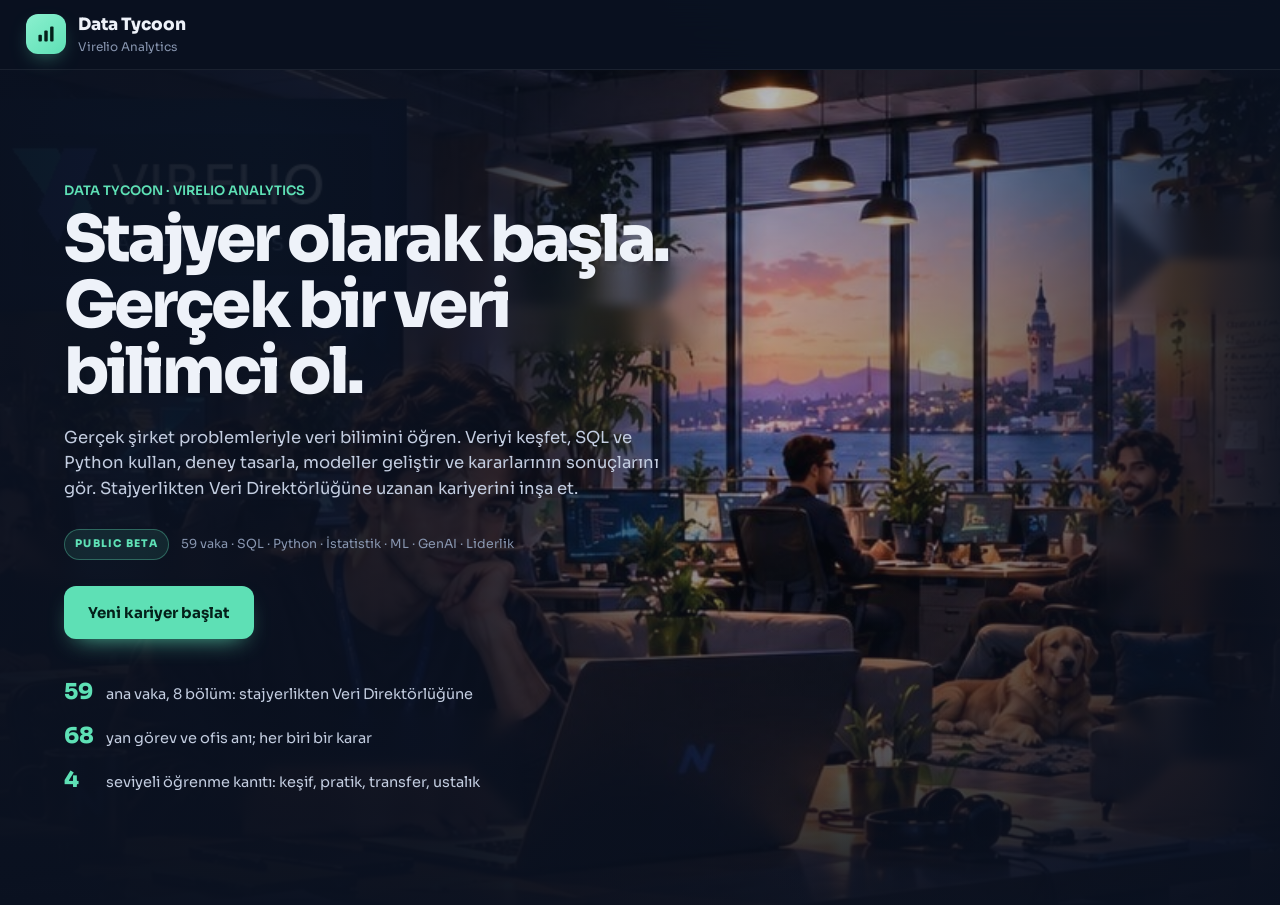
<file: index.html>
<!DOCTYPE html>
<html lang="tr">
<head>
<meta charset="UTF-8">
<meta name="viewport" content="width=device-width, initial-scale=1, viewport-fit=cover">
<title>Data Tycoon: Virelio Analytics</title>
<meta name="description" content="Veri bilimi kariyer simülasyonu: stajyer olarak başla, vakaları çöz, terfi kazan.">
<link rel="preconnect" href="https://fonts.googleapis.com">
<link rel="preconnect" href="https://fonts.gstatic.com" crossorigin>
<link href="https://fonts.googleapis.com/css2?family=Sora:wght@400;500;600;700;800&family=JetBrains+Mono:wght@400;600&display=swap" rel="stylesheet">
<link rel="preload" as="image" href="scene-firstday-clean-3.webp" fetchpriority="high">
<link rel="preload" as="image" href="char-maya-cinematic.webp" fetchpriority="high">
<link rel="stylesheet" href="game.css?v=100b">
<link rel="stylesheet" href="learning.css?v=74">
<link rel="manifest" href="manifest.webmanifest">
<meta name="theme-color" content="#0a1427">
</head>
<body class="prestart">
<main class="game">
  <header class="topbar">
    <div class="brand">
      <span class="brand-mark" aria-hidden="true">
        <svg viewBox="0 0 32 32"><rect x="5" y="17" width="5" height="10" rx="1.5"/><rect x="13.5" y="11" width="5" height="16" rx="1.5"/><rect x="22" y="5" width="5" height="22" rx="1.5"/></svg>
      </span>
      <div><h1>Data Tycoon</h1><p>Virelio Analytics</p></div>
    </div>
    <div class="career-status">
      <span class="save-state" id="saveState"><svg viewBox="0 0 24 24" aria-hidden="true"><path d="M5 12l5 5 9-10"/></svg>Kaydedildi</span>
      <div class="status-block"><span class="status-label">Rol</span><strong id="careerTitle">Veri Stajyeri</strong></div>
      <div class="status-block"><span class="status-label">Gün</span><strong id="dayValue">—</strong></div>
      <div class="status-block xp-block">
        <span class="status-label">Seviye <b id="levelValue">1</b></span>
        <div class="xp-row"><div class="xp-bar"><div class="xp-fill" id="xpFill"></div></div><span id="xpText">0 / 250 XP</span></div>
      </div>
      <button class="phone-btn" data-action="open-slack" aria-label="Mesajlar ve Slack"><svg viewBox="0 0 24 24"><rect x="6" y="2.5" width="12" height="19" rx="2.5"/><path d="M10.5 18.5h3"/></svg><i class="nav-badge" id="phoneBadge" hidden></i></button>
      <div class="me"><span id="topAvatar"></span><span id="topName"></span></div>
    </div>
  </header>

  <section class="game-layout">
    <nav class="sidebar" aria-label="Ana menü">
      <button class="nav-item" data-nav="office"><svg viewBox="0 0 24 24"><path d="M4 20V9l8-5 8 5v11h-5v-6H9v6z"/></svg><span>Ofis</span></button>
      <button class="nav-item" data-nav="cases"><svg viewBox="0 0 24 24"><path d="M4 7h16v12H4zM9 7V5h6v2"/></svg><span>Vakalar</span><i class="nav-badge" id="casesBadge" hidden></i></button>
      <button class="nav-item" data-nav="tree"><svg viewBox="0 0 24 24"><circle cx="12" cy="5" r="2.2"/><circle cx="6" cy="12" r="2.2"/><circle cx="18" cy="12" r="2.2"/><circle cx="9" cy="19" r="2.2"/><circle cx="15" cy="19" r="2.2"/><path d="M11 7l-4 3M13 7l4 3M7 14l1.5 3M17 14l-1.5 3"/></svg><span>Yetenek Ağacı</span></button>
      <button class="nav-item" data-nav="career"><svg viewBox="0 0 24 24"><path d="M4 18l5-5 4 3 7-8M15 8h5v5"/></svg><span>Kariyer</span></button>
      <button class="nav-item" data-nav="portfolio"><svg viewBox="0 0 24 24"><path d="M5 4h10l4 4v12H5zM14 4v5h5"/></svg><span>Portföy</span></button>
      <button class="nav-item" data-nav="notebook"><svg viewBox="0 0 24 24"><path d="M6 3h11a1 1 0 0 1 1 1v16a1 1 0 0 1-1 1H6zM6 3v18M9 8h6M9 12h6"/></svg><span>Not Defteri</span></button>
      <button class="nav-item nav-settings" data-nav="settings"><svg viewBox="0 0 24 24"><circle cx="12" cy="12" r="3"/><path d="M12 2v3M12 19v3M4.2 4.2l2.1 2.1M17.7 17.7l2.1 2.1M2 12h3M19 12h3M4.2 19.8l2.1-2.1M17.7 6.3l2.1-2.1"/></svg><span>Ayarlar</span></button>
      <div class="sidebar-foot"><span>Virelio Analytics</span><small>İstanbul, Londra, San Francisco</small></div>
    </nav>

    <section class="workspace" id="workspace" tabindex="-1"></section>

    <aside class="right-panel" id="rightPanel" aria-label="Durum paneli"></aside>
  </section>
</main>

<div id="loadError" style="display:none;max-width:640px;margin:60px auto;padding:28px;border-radius:16px;font-family:system-ui,sans-serif;background:#111B2E;color:#EEF2F9;border:2px solid #FFB547;line-height:1.6">
  <h2 style="margin:0 0 10px;color:#FFB547">Oyun dosyalarının bir kısmı yüklenemedi</h2>
  <p>Bu genellikle dosyalar farklı klasörlerdeyse ya da bazıları indirilmemişse olur. Tarayıcı yanındaki .css ve .js dosyalarını bulamaz.</p>
  <ol><li>Tüm dosyaları (index.html, iki .css, 20 .js ve virelio-ofis.jpg) <b>aynı klasöre</b> indir.</li><li>O klasördeki <b>index.html</b> dosyasını aç.</li><li>Ya da tek dosyalık sürümü kullan: <b>data-tycoon-tek-dosya.html</b></li></ol>
</div>
<script>
window.addEventListener("load", function () {
  var ok = typeof render === "function" && getComputedStyle(document.querySelector(".topbar")).position === "sticky";
  if (!ok) { document.querySelector(".game").style.display = "none"; document.getElementById("loadError").style.display = "block"; }
});
</script>
<div class="modal" id="modal" aria-hidden="true">
  <div class="modal-card" id="modalCard" role="dialog" aria-modal="true"></div>
</div>
<div class="toasts" id="toasts" aria-live="polite"></div>

<script src="ch1-cases.js?v=74"></script>
<script src="ch1-world.js?v=74"></script>
<script src="ch1-teaching.js?v=74"></script>
<script src="curriculum.js?v=74"></script>
<script src="chapter-previews.js?v=74"></script>
<script src="ch2-cases.js?v=74"></script>
<script src="mastery.js?v=74"></script>
<script src="ch3-cases.js?v=74"></script>
<script src="ch3-cases-b.js?v=74"></script>
<script src="ch4-cases.js?v=74"></script>
<script src="ch5-cases.js?v=74"></script>
<script src="ch6-cases.js?v=74"></script>
<script src="ch7-cases.js?v=74"></script>
<script src="ch8-cases.js?v=74"></script>
<script src="learning-depth.js?v=74"></script>
<script src="learning-rebalance.js?v=74"></script>
<script src="advanced-gameplay.js?v=74"></script>
<script src="pedagogy-v4.js?v=74"></script>
<script src="immersion-v4.js?v=74"></script>
<script src="dynamic-interruptions.js?v=74"></script>
<script src="visuals.js?v=74"></script>
<script src="engine.js?v=74"></script>
<script src="screens.js?v=100b"></script>
<script src="career-simulation.js?v=74"></script>
<script src="learning-screens.js?v=100b"></script>
<script src="career-simulation.js?v=74"></script>
<script src="audio-manager.js?v=75"></script>
<script src="events.js?v=74"></script>
<script src="polish.js?v=74"></script>
<script src="growth-validation.js?v=2"></script>
</body>
</html>
</file>
<file: game.css>
/* =====================================================================
   DATA TYCOON 2.0 — stiller
   Gece ofisi paleti: mürekkep laciverti zemin, veri için nane yeşili,
   yan görevler için kehribar, insanlar ve rehberlik için mor.
   ===================================================================== */
:root {
  --bg: #0A1120;
  --surface: #111B2E;
  --surface-2: #16223A;
  --surface-3: #21304E;
  --line: rgba(255, 255, 255, .07);
  --line-2: rgba(255, 255, 255, .13);
  --text: #EEF2F9;
  --text-2: #C3CDE0;
  --muted: #8896B0;
  --mint: #5EE0B5;
  --mint-ink: #04201A;
  --amber: #FFB547;
  --amber-ink: #2A1B00;
  --violet: #A08BFF;
  --coral: #FF7A70;
  --blue: #4DA3FF;
  --bar-prev: #3A4B6E;
  --bar-now: var(--mint);
  --radius: 16px;
  --ease: cubic-bezier(.2, .8, .2, 1);
  --font: "Sora", ui-sans-serif, system-ui, -apple-system, "Segoe UI", sans-serif;
  --mono: "JetBrains Mono", ui-monospace, "SFMono-Regular", Menlo, Consolas, monospace;
  box-sizing: border-box;
  padding-top: env(safe-area-inset-top, 0px);
  padding-bottom: env(safe-area-inset-bottom, 0px);
}
*, *::before, *::after { box-sizing: inherit; }
html { min-height: 100%; scroll-padding-top: calc(84px + env(safe-area-inset-top, 0px)); }
body {
  margin: 0; min-height: 100vh; font-family: var(--font); font-size: 15px; line-height: 1.55; color: var(--text);
  background: radial-gradient(1000px 600px at 85% -10%, rgba(94, 224, 181, .07), transparent 60%),
              radial-gradient(800px 600px at 0% 100%, rgba(160, 139, 255, .07), transparent 60%), var(--bg);
  -webkit-font-smoothing: antialiased;
}
button { font: inherit; color: inherit; cursor: pointer; }
[hidden] { display: none !important; }
:focus-visible { outline: 2px solid var(--mint); outline-offset: 3px; border-radius: 8px; }
h2, h3 { letter-spacing: -.02em; }
img, svg { max-width: 100%; }
.muted { color: var(--muted); }
.small { font-size: 12.5px; }
.negative { color: var(--coral); }
.positive { color: var(--mint); }
.ico { width: 18px; height: 18px; flex: none; fill: none; stroke: currentColor; stroke-width: 1.8; stroke-linecap: round; stroke-linejoin: round; }

/* ---------- üst bar ---------- */
.topbar { position: sticky; top: 0; z-index: 40; display: flex; align-items: center; justify-content: space-between; gap: 24px; padding: 12px 26px; border-bottom: 1px solid var(--line); background: rgba(10, 17, 32, .86); backdrop-filter: blur(16px); }
.brand { display: flex; align-items: center; gap: 12px; }
.brand-mark { width: 40px; height: 40px; border-radius: 12px; display: grid; place-items: center; background: linear-gradient(140deg, #8BF0CF, var(--mint)); box-shadow: 0 8px 22px -10px rgba(94, 224, 181, .8); }
.brand-mark svg { width: 22px; height: 22px; fill: var(--mint-ink); }
.brand-mark rect { animation: barBreath 3.2s ease-in-out infinite; transform-box: fill-box; transform-origin: bottom; }
.brand-mark rect:nth-child(2) { animation-delay: .25s; } .brand-mark rect:nth-child(3) { animation-delay: .5s; }
@keyframes barBreath { 0%, 100% { transform: scaleY(1); } 50% { transform: scaleY(.82); } }
.brand h1 { margin: 0; font-size: 17px; font-weight: 800; }
.brand p { margin: 0; font-size: 12px; color: var(--muted); }
.career-status { display: flex; align-items: center; gap: 26px; }
.status-block { display: flex; flex-direction: column; gap: 1px; }
.status-label { font-size: 11.5px; color: var(--muted); }
.status-label b { color: var(--text); }
.status-block strong { font-size: 14px; font-weight: 600; white-space: nowrap; }
.xp-row { display: flex; align-items: center; gap: 10px; }
.xp-bar { width: 140px; height: 8px; border-radius: 99px; background: var(--surface-3); overflow: hidden; }
.xp-fill { height: 100%; border-radius: inherit; background: linear-gradient(90deg, var(--mint), #B8F5E0); transition: width .9s var(--ease); position: relative; }
.xp-fill::after { content: ""; position: absolute; inset: 0; background: linear-gradient(90deg, transparent, rgba(255, 255, 255, .55), transparent); transform: translateX(-100%); animation: sheen 3.5s ease-in-out infinite; }
@keyframes sheen { 60%, 100% { transform: translateX(100%); } }
#xpText { font-size: 12px; color: var(--muted); font-variant-numeric: tabular-nums; white-space: nowrap; }
.me { display: flex; align-items: center; gap: 8px; font-weight: 600; font-size: 14px; }
.save-state { display: inline-flex; align-items: center; gap: 6px; font-size: 12px; color: var(--mint); opacity: 0; transform: translateY(-4px); transition: opacity .3s, transform .3s; }
.save-state svg { width: 14px; height: 14px; fill: none; stroke: currentColor; stroke-width: 2.4; }
.save-state.show { opacity: 1; transform: none; }
body.prestart .career-status { display: none; }
body.prestart .sidebar { display: none; }

/* ---------- yerleşim ---------- */
.game-layout { display: grid; grid-template-columns: 214px minmax(0, 1fr) 300px; min-height: calc(100vh - 65px); }
.sidebar { position: sticky; top: 65px; align-self: start; height: calc(100vh - 65px); display: flex; flex-direction: column; gap: 3px; padding: 20px 14px; border-right: 1px solid var(--line); }
.nav-item { position: relative; display: flex; align-items: center; gap: 12px; width: 100%; padding: 11px 12px; border: 0; border-radius: 11px; background: transparent; color: var(--muted); text-align: left; font-weight: 500; transition: color .15s, background .15s; }
.nav-item svg { width: 20px; height: 20px; fill: none; stroke: currentColor; stroke-width: 1.8; stroke-linecap: round; stroke-linejoin: round; flex: none; }
.nav-item:hover:not(:disabled) { color: var(--text); background: rgba(255, 255, 255, .04); }
.nav-item.active { color: var(--mint); background: rgba(94, 224, 181, .09); }
.nav-item.active::before { content: ""; position: absolute; left: -14px; top: 22%; width: 3px; height: 56%; border-radius: 0 3px 3px 0; background: var(--mint); }
.nav-item:disabled { opacity: .35; cursor: default; }
.nav-settings { margin-top: 12px; }
.nav-badge { margin-left: auto; min-width: 20px; height: 20px; padding: 0 6px; border-radius: 99px; background: var(--mint); color: var(--mint-ink); font-style: normal; font-size: 11px; font-weight: 700; display: grid; place-items: center; }
.nav-badge.amber { background: var(--amber); color: var(--amber-ink); }
.sidebar-foot { margin-top: auto; padding: 14px 12px 0; border-top: 1px solid var(--line); }
.sidebar-foot span { display: block; font-size: 12.5px; color: var(--text-2); }
.sidebar-foot small { font-size: 11px; color: var(--muted); }

.workspace { min-width: 0; padding: 28px 32px 60px; outline: none; }
.screen { max-width: 1200px; animation: screenIn .45s var(--ease); }
@keyframes screenIn { from { opacity: 0; transform: translateY(10px); } to { opacity: 1; transform: none; } }
.right-panel { position: sticky; top: 65px; align-self: start; max-height: calc(100vh - 65px); overflow-y: auto; padding: 20px 18px; border-left: 1px solid var(--line); display: grid; gap: 14px; }
body.prestart .right-panel { display: none; }
body.prestart .game-layout { grid-template-columns: 1fr; }
body[data-screen="firstday"] .workspace, body[data-screen="welcome"] .workspace { padding: 0; }
body[data-screen="welcome"] .screen, body[data-screen="firstday"] .screen { max-width: none; }
body[data-screen="firstday"] .sidebar, body[data-screen="firstday"] .topbar { display: none; }
body[data-screen="firstday"] .game-layout { grid-template-columns: 1fr; }

/* ---------- ortak atomlar ---------- */
.eyebrow { display: inline-block; margin-bottom: 6px; font-size: 13px; font-weight: 600; color: var(--mint); }
.eyebrow.amber { color: var(--amber); }
.page-heading { display: flex; align-items: flex-end; justify-content: space-between; gap: 20px; margin-bottom: 22px; flex-wrap: wrap; }
.page-heading h2 { margin: 0; font-size: clamp(28px, 3.2vw, 40px); line-height: 1.1; font-weight: 800; }
.page-heading p { margin: 8px 0 0; color: var(--muted); max-width: 640px; }
.pill { padding: 7px 12px; border-radius: 99px; border: 1px solid var(--line-2); font-size: 12.5px; color: var(--muted); white-space: nowrap; }
.card { padding: 20px; border: 1px solid var(--line); border-radius: var(--radius); background: var(--surface); }
.card h3 { margin: 0 0 8px; font-size: 18px; }
.primary-button, .ghost-button, .danger-button {
  display: inline-flex; align-items: center; justify-content: center; gap: 10px; padding: 12px 18px; border-radius: 12px; font-weight: 700; font-size: 14px;
  transition: transform .15s var(--ease), box-shadow .15s, background .15s, border-color .15s, color .15s;
}
.primary-button { border: 0; background: var(--mint); color: var(--mint-ink); box-shadow: 0 10px 24px -12px rgba(94, 224, 181, .9); position: relative; overflow: hidden; }
.primary-button::after { content: ""; position: absolute; inset: 0; background: linear-gradient(110deg, transparent 30%, rgba(255, 255, 255, .45) 50%, transparent 70%); transform: translateX(-120%); transition: transform .6s; }
.primary-button:hover:not(:disabled)::after { transform: translateX(120%); }
.primary-button:hover:not(:disabled) { transform: translateY(-2px); box-shadow: 0 14px 28px -12px rgba(94, 224, 181, 1); }
.primary-button:active:not(:disabled) { transform: translateY(1px); }
.primary-button:disabled { opacity: .4; cursor: not-allowed; box-shadow: none; }
.primary-button .ico { stroke-width: 2.2; }
.primary-button.big, .ghost-button.big { padding: 15px 24px; font-size: 15px; }
.primary-button.small, .ghost-button.small { padding: 9px 13px; font-size: 13px; }
.primary-button.wide { width: 100%; margin-top: 14px; }
.ghost-button { border: 1px solid var(--line-2); background: transparent; color: var(--text); }
.ghost-button:hover:not(:disabled) { border-color: var(--mint); color: var(--mint); }
.ghost-button:disabled { opacity: .4; cursor: not-allowed; }
.danger-button { border: 1px solid rgba(255, 122, 112, .5); background: rgba(255, 122, 112, .08); color: var(--coral); }
.danger-button:hover { background: rgba(255, 122, 112, .16); }
.link-button { border: 0; background: none; color: var(--muted); font-size: 12.5px; padding: 4px 0; text-decoration: underline; text-underline-offset: 3px; }
.link-button:hover { color: var(--text); }
.case-tags { display: flex; flex-wrap: wrap; gap: 6px; margin: 12px 0; }
.case-tags span { padding: 4px 10px; border-radius: 99px; background: var(--surface-3); font-size: 12px; color: var(--text-2); }
.case-tags span.needed { background: rgba(255, 181, 71, .14); color: var(--amber); }
.xp-tag { background: rgba(94, 224, 181, .12) !important; color: var(--mint) !important; font-size: 12px; padding: 4px 10px; border-radius: 99px; white-space: nowrap; }
.mini-bar { position: relative; height: 6px; border-radius: 99px; background: var(--surface-3); }
.mini-bar.big { height: 8px; margin: 10px 0 6px; }
.mini-bar i { display: block; height: 100%; border-radius: inherit; background: var(--mint); transition: width .8s var(--ease); }
.mini-bar b { position: absolute; top: -3px; width: 2px; height: 12px; background: var(--text); opacity: .5; border-radius: 1px; }
.learn-line { display: flex; align-items: center; gap: 8px; font-size: 13.5px; color: var(--text-2); margin: 10px 0; }
.learn-line .ico { color: var(--violet); }
.learn-line i { color: var(--muted); }

/* ---------- açılış ---------- */
.launch { position: relative; min-height: calc(100vh - 65px); display: flex; align-items: center; padding: 60px clamp(24px, 5vw, 72px); overflow: hidden; }
.launch-bg { position: absolute; inset: 0; z-index: 0; }
.launch-bg img { width: 100%; height: 100%; object-fit: cover; object-position: 70% 40%; animation: kenburns 30s ease-in-out infinite alternate; }
.launch-bg::after { content: ""; position: absolute; inset: 0; background: linear-gradient(90deg, rgba(10, 17, 32, .97) 0%, rgba(10, 17, 32, .88) 36%, rgba(10, 17, 32, .3) 60%, rgba(10, 17, 32, .5) 78%, rgba(10, 17, 32, .94) 100%), linear-gradient(0deg, rgba(10, 17, 32, .9), transparent 40%); }
@keyframes kenburns { from { transform: scale(1.02) translate(0, 0); } to { transform: scale(1.1) translate(-1.5%, -1%); } }
.launch-copy { position: relative; z-index: 1; max-width: 620px; }
.launch-copy > * { animation: rise .8s var(--ease) both; }
.launch-copy > :nth-child(2) { animation-delay: .1s; } .launch-copy > :nth-child(3) { animation-delay: .2s; } .launch-copy > :nth-child(4) { animation-delay: .3s; } .launch-copy > :nth-child(5) { animation-delay: .4s; } .launch-copy > :nth-child(6) { animation-delay: .5s; }
@keyframes rise { from { opacity: 0; transform: translateY(18px); } to { opacity: 1; transform: none; } }
.launch h2 { margin: 0; font-size: clamp(38px, 5vw, 64px); line-height: 1.03; font-weight: 800; letter-spacing: -.045em; }
.launch-copy > p { color: var(--text-2); font-size: 16.5px; margin: 20px 0 28px; }
.launch-actions { display: flex; flex-wrap: wrap; gap: 12px; }
.save-line { display: flex; align-items: center; gap: 8px; color: var(--muted); font-size: 13px; margin: 14px 0 0; }
.save-line .ico { width: 16px; height: 16px; color: var(--mint); }
.launch-facts { list-style: none; padding: 0; margin: 36px 0 0; display: grid; gap: 10px; }
.launch-facts li { display: flex; align-items: baseline; gap: 12px; color: var(--text-2); font-size: 14.5px; }
.launch-facts b { font-size: 22px; color: var(--mint); min-width: 30px; font-weight: 800; }

/* ---------- profil ---------- */
.onboard { display: grid; grid-template-columns: minmax(0, 1.2fr) minmax(260px, .8fr); gap: 40px; align-items: center; max-width: 1000px; margin: 40px auto; padding: 0 20px; }
.onboard-card { padding: 30px; border-radius: 22px; border: 1px solid var(--line-2); background: var(--surface); animation: rise .6s var(--ease); }
.onboard-card h2 { margin: 0 0 6px; font-size: 32px; font-weight: 800; }
.field-label { display: block; margin: 20px 0 8px; font-size: 13px; font-weight: 600; color: var(--text-2); }
.text-input { width: 100%; padding: 13px 14px; border-radius: 12px; border: 1px solid var(--line-2); background: var(--surface-2); color: var(--text); font: inherit; font-size: 16px; transition: border-color .15s, box-shadow .15s; }
.text-input:focus { outline: none; border-color: var(--mint); box-shadow: 0 0 0 4px rgba(94, 224, 181, .15); }
.text-input.input-error { border-color: var(--coral); animation: shake .4s; }
.avatar-picker { display: flex; flex-wrap: wrap; gap: 10px; }
.avatar-choice { padding: 4px; border-radius: 50%; border: 2px solid transparent; background: var(--surface-2); transition: transform .15s var(--ease), border-color .15s; }
.avatar-choice:hover { transform: translateY(-3px); }
.avatar-choice.selected { border-color: var(--mint); box-shadow: 0 0 0 4px rgba(94, 224, 181, .16); }
.avatar-picker.small .avatar-choice { padding: 2px; }
.check-row { display: flex; align-items: flex-start; gap: 12px; margin-top: 20px; padding: 14px; border-radius: 12px; background: var(--surface-2); cursor: pointer; }
.check-row input { width: 18px; height: 18px; margin-top: 2px; accent-color: var(--mint); }
.check-row b { display: block; font-size: 14px; }
.check-row small { color: var(--muted); font-size: 12.5px; }
.onboard-actions { display: flex; justify-content: space-between; gap: 10px; margin-top: 24px; }
.onboard-badge { display: grid; place-items: center; perspective: 900px; }
.badge-card { width: 230px; padding: 22px 20px 26px; border-radius: 18px; text-align: center; background: linear-gradient(160deg, #1B2A47, #111B2E); border: 1px solid var(--line-2); box-shadow: 0 30px 60px -30px rgba(0, 0, 0, .9); animation: badgeSwing 6s ease-in-out infinite; transform-origin: 50% -30px; position: relative; }
.badge-card::before { content: ""; position: absolute; top: -40px; left: 50%; width: 2px; height: 40px; background: var(--blue); }
@keyframes badgeSwing { 0%, 100% { transform: rotate(-2deg); } 50% { transform: rotate(2deg); } }
.badge-top { font-weight: 800; letter-spacing: .14em; font-size: 14px; color: var(--blue); margin-bottom: 14px; }
.badge-top small { display: block; font-size: 9px; letter-spacing: .3em; color: var(--muted); }
.badge-card strong { display: block; margin-top: 12px; font-size: 18px; }
.badge-card > span { font-size: 12.5px; color: var(--mint); }
.badge-chip { display: block; width: 34px; height: 26px; margin: 16px auto 0; border-radius: 5px; background: linear-gradient(135deg, #E8C36A, #B88A2E); }

/* ---------- ilk gün sinematiği ---------- */
.cine { position: relative; height: 100vh; min-height: 560px; overflow: hidden; background: #060B15; }
.cine-sky { position: absolute; inset: 0 0 45% 0; background: linear-gradient(#0B1530, #1C2350 60%, #3A2F5C); }
.cine-sky::after { content: ""; position: absolute; left: 0; right: 0; bottom: 0; height: 40%; background: repeating-linear-gradient(90deg, #0E1631 0 38px, #121C3B 38px 70px, #0B1229 70px 96px); clip-path: polygon(0 70%, 5% 70%, 5% 40%, 9% 40%, 9% 55%, 14% 55%, 14% 20%, 18% 20%, 18% 50%, 24% 50%, 24% 35%, 29% 35%, 29% 60%, 35% 60%, 35% 10%, 38% 10%, 38% 45%, 45% 45%, 45% 30%, 50% 30%, 50% 55%, 57% 55%, 57% 25%, 61% 25%, 61% 50%, 67% 50%, 67% 15%, 71% 15%, 71% 40%, 78% 40%, 78% 60%, 83% 60%, 83% 30%, 88% 30%, 88% 50%, 94% 50%, 94% 35%, 100% 35%, 100% 100%, 0 100%); }
.cine-lobby { position: absolute; inset: 0; }
.lobby-sign { position: absolute; top: 7%; left: 50%; transform: translateX(-50%); font-weight: 800; font-size: 28px; letter-spacing: .3em; color: #9FD8FF; text-shadow: 0 0 22px rgba(77, 163, 255, .8); animation: neon 4s infinite; white-space: nowrap; }
.lobby-sign small { display: block; text-align: center; font-size: 10px; letter-spacing: .6em; color: var(--muted); text-shadow: none; }
@keyframes neon { 0%, 18%, 22%, 100% { opacity: 1; } 20% { opacity: .55; } }
.lobby-floor { position: absolute; left: 0; right: 0; bottom: 0; height: 30%; background: linear-gradient(#1A2236, #0A0F1C); }
.lobby-floor::before { content: ""; position: absolute; inset: 0; background: repeating-linear-gradient(90deg, transparent 0 120px, rgba(255, 255, 255, .03) 120px 122px); }
.elevator { position: absolute; left: 50%; bottom: 30%; transform: translateX(-50%); width: min(340px, 64vw); z-index: 2; }
.el-display { width: 96px; margin: 0 auto 10px; padding: 6px 0; border-radius: 6px; background: #02060D; border: 1px solid #2C3A52; display: flex; align-items: center; justify-content: center; gap: 10px; color: var(--mint); font-family: var(--mono); }
.el-display b { font-size: 22px; min-width: 18px; text-align: center; }
.el-arrow { font-size: 10px; opacity: .3; }
.riding .el-arrow { opacity: 1; animation: blink .6s infinite; }
@keyframes blink { 50% { opacity: .2; } }
.el-frame { position: relative; height: min(400px, 46vh); border: 10px solid #2A3648; border-bottom: 0; border-radius: 6px 6px 0 0; overflow: hidden; background: #0C1320; box-shadow: 0 40px 90px -20px #000, inset 0 0 0 1px #3D4C63; }
.el-inside { position: absolute; inset: 0; background-size: cover; background-position: 40% 40%; transform: scale(1.3); filter: brightness(.65) blur(1px); transition: transform 1.6s var(--ease), filter 1.6s; }
.el-door { position: absolute; top: 0; bottom: 0; width: 50%; background: linear-gradient(90deg, #3B4A60, #232E40 60%, #344358); transition: transform 1.3s cubic-bezier(.7, 0, .3, 1); z-index: 2; }
.el-door::after { content: ""; position: absolute; top: 0; bottom: 0; width: 1px; background: rgba(255, 255, 255, .15); }
.el-door.left { left: 0; } .el-door.left::after { right: 0; }
.el-door.right { right: 0; } .el-door.right::after { left: 0; }
.arrived .el-door.left { transform: translateX(-100%); }
.arrived .el-door.right { transform: translateX(100%); }
.arrived .el-inside { transform: scale(1.08); filter: brightness(1) blur(0); }
.riding .elevator { animation: rumble .3s linear infinite; }
.arrived .elevator { animation: none; }
@keyframes rumble { 50% { transform: translateX(-50%) translateY(-1px); } }
.enter .elevator { transition: transform 1s cubic-bezier(.6, 0, .4, 1), opacity 1s; transform: translateX(-50%) scale(3.2); opacity: 0; }
.enter .cine-caption, .enter .reader, .enter .cine-badge, .enter .lobby-sign { opacity: 0; transition: opacity .5s; }
.reader { position: absolute; bottom: 42%; left: calc(50% + min(200px, 36vw)); width: 40px; height: 64px; border-radius: 8px; background: #1C2638; border: 1px solid #34435C; z-index: 2; }
.reader-light { position: absolute; top: 10px; left: 50%; width: 10px; height: 10px; border-radius: 50%; transform: translateX(-50%); background: var(--coral); box-shadow: 0 0 12px var(--coral); }
.swipe .reader-light { background: var(--mint); box-shadow: 0 0 16px var(--mint); transition: background .2s .5s, box-shadow .2s .5s; }
.reader-slot { position: absolute; bottom: 12px; left: 8px; right: 8px; height: 4px; border-radius: 2px; background: #05080F; }
.cine-badge { position: absolute; bottom: 34%; left: calc(50% + min(260px, 42vw)); display: flex; align-items: center; gap: 10px; padding: 10px 14px 10px 10px; border-radius: 12px; background: #F4F6FB; color: #0E1628; z-index: 3; box-shadow: 0 16px 30px -12px #000; transition: transform .9s var(--ease); white-space: nowrap; }
.cine-badge b { display: block; font-size: 14px; } .cine-badge small { font-size: 11px; color: #5A6680; }
.swipe .cine-badge { transform: translate(calc(-1 * min(66px, 9vw)), -46px) rotate(-8deg) scale(.86); }
.riding .cine-badge { transform: translate(0, 40px) scale(.8); opacity: .0; transition: transform .6s, opacity .6s; }
.cine-caption { position: absolute; z-index: 4; left: 0; right: 0; margin: 0 auto; bottom: 5%; width: min(680px, 92vw); padding: 22px 24px; border-radius: 18px; border: 1px solid var(--line-2); background: rgba(8, 14, 26, .88); backdrop-filter: blur(14px); animation: rise .8s var(--ease) .2s both; }
.cine-caption h2 { margin: 2px 0 6px; font-size: clamp(22px, 3vw, 30px); font-weight: 800; }
.cine-caption p { margin: 0 0 14px; color: var(--text-2); }
.cine-actions { display: flex; align-items: center; gap: 16px; flex-wrap: wrap; transition: opacity .4s; }
.swipe .cine-actions { opacity: 0; pointer-events: none; }

/* ---------- ilk mesaj ---------- */
.inbox-screen { max-width: 700px; }
.inbox-screen h2 { margin: 0 0 22px; font-size: clamp(30px, 3.4vw, 42px); font-weight: 800; }
.letter { padding: 26px; border-radius: 20px; border: 1px solid var(--line); background: var(--surface); }
.letter .speaker { margin-bottom: 16px; }
.letter .bubble { animation: bubbleIn .5s var(--ease) both; animation-delay: calc(.3s + var(--i, 0) * .45s); }
.letter .primary-button { margin-top: 10px; animation: rise .6s var(--ease) 1.6s both; }
.speaker { display: flex; align-items: center; gap: 12px; }
.speaker strong { display: block; font-size: 15px; }
.speaker span { font-size: 12.5px; color: var(--muted); }
.avatar { flex: none; border-radius: 50%; }

/* ---------- ofis ---------- */
.office-head { display: flex; align-items: flex-end; justify-content: space-between; gap: 16px; margin-bottom: 16px; flex-wrap: wrap; }
.office-head h2 { margin: 0; font-size: clamp(28px, 3vw, 38px); font-weight: 800; }
.live-chips { display: flex; gap: 8px; flex-wrap: wrap; }
.live-chips span { padding: 6px 12px; border-radius: 99px; border: 1px solid var(--line-2); font-size: 12.5px; color: var(--text-2); }
.live-chips .amber { color: var(--amber); border-color: rgba(255, 181, 71, .4); }
.live-chips .live { display: inline-flex; align-items: center; gap: 7px; color: var(--mint); border-color: rgba(94, 224, 181, .35); }
.live i { width: 8px; height: 8px; border-radius: 50%; background: var(--mint); box-shadow: 0 0 0 0 rgba(94, 224, 181, .7); animation: ping 2s infinite; }
@keyframes ping { 70% { box-shadow: 0 0 0 8px rgba(94, 224, 181, 0); } 100% { box-shadow: 0 0 0 0 rgba(94, 224, 181, 0); } }

.stage-card { border-radius: 22px; overflow: hidden; border: 1px solid var(--line-2); background: #0B1222; box-shadow: 0 40px 70px -45px rgba(0, 0, 0, 1); }
.office-scroll { overflow-x: auto; overflow-y: hidden; scrollbar-width: thin; }
.office-stage { position: relative; aspect-ratio: 1076 / 523; min-width: 720px; overflow: hidden; container-type: inline-size; }
.office-kb { position: absolute; inset: 0; animation: kbSlow 40s ease-in-out infinite alternate; transform-origin: 40% 60%; }
@keyframes kbSlow { from { transform: scale(1); } to { transform: scale(1.035) translate(-.6%, -.4%); } }
.office-img { position: absolute; inset: 0; width: 100%; height: 100%; object-fit: cover; user-select: none; }
.ambient { position: absolute; inset: 0; pointer-events: none; }
.ambient .lamp { position: absolute; width: 9%; aspect-ratio: 1; transform: translate(-50%, -30%); border-radius: 50%; background: radial-gradient(circle, rgba(255, 214, 140, .38), transparent 65%); mix-blend-mode: screen; animation: lamp 5s ease-in-out infinite; animation-delay: var(--d); }
@keyframes lamp { 0%, 100% { opacity: .55; } 50% { opacity: 1; } }
.ambient .neon { position: absolute; left: 21%; top: 9%; width: 18%; height: 17%; border-radius: 30%; background: radial-gradient(ellipse, rgba(110, 190, 255, .35), transparent 70%); mix-blend-mode: screen; animation: neonGlow 6s infinite; }
@keyframes neonGlow { 0%, 100% { opacity: .7; } 47% { opacity: .7; } 48% { opacity: .2; } 50% { opacity: .9; } 52% { opacity: .4; } 54% { opacity: .85; } }
.ambient .water { position: absolute; left: 56%; top: 44%; width: 27%; height: 4%; background: linear-gradient(90deg, transparent, rgba(255, 220, 170, .5), transparent); background-size: 40% 100%; background-repeat: no-repeat; mix-blend-mode: screen; animation: shimmer 7s linear infinite; opacity: .6; }
@keyframes shimmer { from { background-position: -40% 0; } to { background-position: 140% 0; } }
.ambient .mote { position: absolute; bottom: 8%; width: 3px; height: 3px; border-radius: 50%; background: rgba(255, 230, 180, .8); box-shadow: 0 0 6px rgba(255, 220, 160, .9); opacity: 0; animation: mote 12s linear infinite; animation-delay: var(--d); }
@keyframes mote { 0% { opacity: 0; transform: translate(0, 0); } 15% { opacity: .9; } 85% { opacity: .6; } 100% { opacity: 0; transform: translate(var(--x), -260px); } }

.hotspot {
  position: absolute; display: flex; align-items: center; gap: .9cqw; padding: 0 1.1cqw; border-radius: .9cqw; text-align: left;
  border: 1px solid rgba(255, 255, 255, .18); background: rgba(9, 15, 30, .93); backdrop-filter: blur(6px); color: var(--text);
  box-shadow: 0 1cqw 2.4cqw -1cqw rgba(0, 0, 0, .9); transition: transform .25s var(--ease), border-color .2s, box-shadow .25s;
  animation: spotIn .6s var(--ease) both;
}
.hotspot:nth-of-type(2) { animation-delay: .06s; } .hotspot:nth-of-type(3) { animation-delay: .12s; } .hotspot:nth-of-type(4) { animation-delay: .18s; } .hotspot:nth-of-type(5) { animation-delay: .24s; } .hotspot:nth-of-type(6) { animation-delay: .3s; } .hotspot:nth-of-type(7) { animation-delay: .36s; }
@keyframes spotIn { from { opacity: 0; transform: translateY(8px) scale(.96); } to { opacity: 1; transform: none; } }
.hotspot:hover, .hotspot:focus-visible { transform: translateY(-3px) scale(1.04); border-color: var(--mint); box-shadow: 0 0 0 .35cqw rgba(94, 224, 181, .2), 0 1.4cqw 3cqw -1cqw rgba(0, 0, 0, .9); z-index: 3; }
.hs-icon { flex: none; width: 3.2cqw; height: 3.2cqw; border-radius: .8cqw; display: grid; place-items: center; background: rgba(160, 139, 255, .2); color: #C9BCFF; }
.hs-icon .ico { width: 62%; height: 62%; }
.hs-text { min-width: 0; line-height: 1.2; }
.hs-text b { display: block; font-size: 1.28cqw; font-weight: 700; white-space: nowrap; }
.hs-text small { display: block; font-size: 1.08cqw; color: var(--text-2); white-space: nowrap; overflow: hidden; text-overflow: ellipsis; }
.hs-quest { border-color: rgba(255, 181, 71, .65); }
.hs-quest .hs-icon { background: rgba(255, 181, 71, .2); color: var(--amber); }
.hs-quest .hs-text small { color: var(--amber); }
.hs-case { border-color: rgba(94, 224, 181, .65); }
.hs-case .hs-icon { background: rgba(94, 224, 181, .2); color: var(--mint); }
.hs-case .hs-text small { color: var(--mint); }
.hs-talk { border-color: rgba(160, 139, 255, .7); }
.hs-locked { opacity: .78; }
.hs-badge { position: absolute; top: -1.1cqw; right: -1.1cqw; width: 2.4cqw; height: 2.4cqw; border-radius: 50%; display: grid; place-items: center; font-style: normal; font-weight: 800; font-size: 1.5cqw; background: var(--amber); color: var(--amber-ink); box-shadow: 0 0 0 0 rgba(255, 181, 71, .7); animation: badgePulse 1.8s infinite; }
.hs-badge.case { background: var(--mint); color: var(--mint-ink); box-shadow: 0 0 0 0 rgba(94, 224, 181, .7); }
.hs-badge.talk { background: var(--violet); color: #fff; }
@keyframes badgePulse { 0% { box-shadow: 0 0 0 0 rgba(255, 181, 71, .65); transform: scale(1); } 50% { transform: scale(1.12); } 70% { box-shadow: 0 0 0 1.4cqw rgba(255, 181, 71, 0); } 100% { box-shadow: 0 0 0 0 rgba(255, 181, 71, 0); transform: scale(1); } }
.stage-legend { display: flex; flex-wrap: wrap; gap: 8px 18px; padding: 11px 16px; border-top: 1px solid var(--line); font-size: 12.5px; color: var(--text-2); background: var(--surface); }
.stage-legend span { display: inline-flex; align-items: center; gap: 7px; }
.lg { width: 18px; height: 18px; border-radius: 50%; display: grid; place-items: center; font-style: normal; font-weight: 800; font-size: 12px; }
.lg-quest { background: var(--amber); color: var(--amber-ink); } .lg-case { background: var(--mint); color: var(--mint-ink); } .lg-talk { background: var(--violet); color: #fff; }

.office-grid { display: grid; grid-template-columns: minmax(0, 1.1fr) minmax(0, 1fr); gap: 16px; margin-top: 16px; }
.assignment { background: linear-gradient(160deg, rgba(94, 224, 181, .1), transparent 55%), var(--surface); }
.assign-top { display: flex; align-items: center; justify-content: space-between; }
.assignment h3 { margin: 2px 0 6px; font-size: 26px; font-weight: 800; }
.assignment > p { color: var(--text-2); margin: 0; }
.case-num { font-family: var(--mono); font-size: 12px; color: var(--muted); padding: 4px 9px; border: 1px solid var(--line-2); border-radius: 8px; white-space: nowrap; }
.case-num.locked { color: var(--amber); border-color: rgba(255, 181, 71, .4); font-family: var(--font); }
.todo { list-style: none; margin: 0; padding: 0; display: grid; gap: 6px; }
.todo button { display: flex; align-items: center; gap: 12px; width: 100%; padding: 10px 12px; border: 1px solid var(--line); border-radius: 12px; background: var(--surface-2); text-align: left; transition: border-color .15s, transform .15s; }
.todo button:not(:disabled):hover { border-color: var(--mint); transform: translateX(3px); }
.todo button:disabled { cursor: default; }
.todo-box { flex: none; width: 22px; height: 22px; border-radius: 6px; border: 2px solid var(--line-2); display: grid; place-items: center; font-weight: 800; font-size: 12px; }
.todo-box .ico { width: 14px; height: 14px; stroke-width: 3; }
.todo li.quest .todo-box { border-color: var(--amber); color: var(--amber); }
.todo li.done .todo-box { background: var(--mint); border-color: var(--mint); color: var(--mint-ink); }
.todo li.done .todo-text { color: var(--muted); text-decoration: line-through; }
.todo-text { flex: 1; font-size: 14px; }
.todo-text small { display: block; color: var(--muted); font-size: 12px; }
.todo b { font-size: 12.5px; color: var(--mint); white-space: nowrap; }
.feed { margin-top: 16px; }
.feed ul { list-style: none; margin: 0; padding: 0; display: grid; gap: 8px; }
.feed li { display: grid; grid-template-columns: 60px 1fr; gap: 10px; color: var(--text-2); font-size: 14px; }
.feed li span { color: var(--muted); font-size: 12.5px; }
.req-list { display: grid; gap: 10px; margin: 14px 0 6px; }
.req-row { display: grid; grid-template-columns: 140px 1fr 62px; align-items: center; gap: 12px; font-size: 13.5px; }
.req-bar { height: 8px; border-radius: 99px; background: var(--surface-3); overflow: hidden; }
.req-bar i { display: block; height: 100%; border-radius: inherit; animation: fillIn 1s var(--ease) both; transform-origin: left; }
@keyframes fillIn { from { transform: scaleX(0); } to { transform: scaleX(1); } }
.req-row b { text-align: right; font-weight: 600; color: var(--muted); font-variant-numeric: tabular-nums; }
.req-row b.met { color: var(--mint); }

/* ---------- yan görevler ---------- */
.gap-card { display: grid; grid-template-columns: minmax(0, .8fr) minmax(0, 1.2fr); gap: 20px; align-items: center; margin-bottom: 20px; border-color: rgba(255, 181, 71, .3); background: linear-gradient(120deg, rgba(255, 181, 71, .08), transparent 60%), var(--surface); }
.success-banner { display: flex; align-items: center; gap: 10px; padding: 14px 18px; border-radius: 14px; background: rgba(94, 224, 181, .1); color: var(--mint); margin-bottom: 20px; font-weight: 600; }
.section-head { display: flex; align-items: center; gap: 10px; margin: 22px 0 12px; }
.section-head h3 { margin: 0; font-size: 18px; }
.section-head span { padding: 2px 9px; border-radius: 99px; background: var(--surface-3); font-size: 12px; }
.quest-grid { display: grid; grid-template-columns: repeat(auto-fill, minmax(280px, 1fr)); gap: 14px; }
.quest-card { display: flex; flex-direction: column; padding: 18px; border-radius: var(--radius); border: 1px solid var(--line); background: var(--surface); animation: rise .5s var(--ease) both; }
.quest-card.available { border-color: rgba(255, 181, 71, .35); }
.quest-card.locked { opacity: .5; }
.quest-card h3 { margin: 10px 0 6px; font-size: 17px; }
.quest-card p { margin: 0; color: var(--muted); font-size: 13.5px; flex: 1; }
.qc-top { display: flex; justify-content: space-between; align-items: center; }
.qc-where { display: inline-flex; align-items: center; gap: 6px; font-size: 12.5px; color: var(--amber); }
.qc-where .ico { width: 15px; height: 15px; }
.helps { font-size: 12.5px; color: var(--amber); margin-bottom: 8px; }
.qc-foot { margin-top: 6px; }
.done-chip { display: inline-flex; align-items: center; gap: 6px; color: var(--mint); font-size: 13px; font-weight: 600; }
.done-chip .ico { width: 16px; height: 16px; stroke-width: 2.6; }

/* ---------- vaka arşivi ---------- */
.case-path { display: grid; gap: 12px; }
.case-card { display: grid; grid-template-columns: 54px 1fr; gap: 14px; animation: rise .5s var(--ease) both; animation-delay: calc(var(--i, 0) * .06s); }
.cc-rail { position: relative; display: flex; justify-content: center; }
.cc-rail::after { content: ""; position: absolute; top: 46px; bottom: -14px; width: 2px; background: var(--line-2); }
.case-card:last-child .cc-rail::after { display: none; }
.cc-dot { position: relative; z-index: 1; width: 44px; height: 44px; border-radius: 50%; display: grid; place-items: center; font-weight: 800; background: var(--surface-2); border: 2px solid var(--line-2); color: var(--muted); }
.cc-dot .ico { width: 20px; height: 20px; stroke-width: 2.6; }
.case-card.done .cc-dot { background: var(--mint); border-color: var(--mint); color: var(--mint-ink); }
.case-card.available .cc-dot { border-color: var(--mint); color: var(--mint); box-shadow: 0 0 0 6px rgba(94, 224, 181, .12); animation: ping 2.4s infinite; }
.case-card.gated .cc-dot { border-color: var(--amber); color: var(--amber); }
.cc-body { padding: 18px 20px; border-radius: var(--radius); border: 1px solid var(--line); background: var(--surface); }
.case-card.available .cc-body { border-color: rgba(94, 224, 181, .4); }
.case-card.locked .cc-body, .case-card.future .cc-body { opacity: .55; }
.case-card.promo .cc-body { background: linear-gradient(160deg, rgba(160, 139, 255, .12), transparent 60%), var(--surface); }
.case-card.future .cc-body { border-style: dashed; background: transparent; }
.cc-body h3 { margin: 8px 0 4px; font-size: 19px; }
.cc-body > p { margin: 0; color: var(--muted); font-size: 14px; }
.cc-top { display: flex; justify-content: space-between; align-items: center; }
.cc-foot { display: flex; align-items: center; gap: 12px; flex-wrap: wrap; margin-top: 6px; }
.cc-foot > :last-child { margin-left: auto; }
.state { font-size: 12px; font-weight: 600; padding: 4px 10px; border-radius: 99px; }
.state.available { color: var(--mint); background: rgba(94, 224, 181, .12); }
.state.done { color: var(--text); background: var(--surface-3); }
.state.locked { color: var(--muted); background: rgba(255, 255, 255, .04); }
.state.gated { color: var(--amber); background: rgba(255, 181, 71, .12); }
.difficulty { display: flex; gap: 4px; }
.difficulty i { width: 18px; height: 5px; border-radius: 3px; background: var(--surface-3); }
.difficulty i.on { background: var(--amber); }

/* ---------- vaka ekranı ---------- */
.case-head { display: grid; gap: 8px; margin-bottom: 20px; }
.back-link { justify-self: start; border: 0; background: none; color: var(--muted); padding: 0; font-size: 13.5px; }
.back-link:hover { color: var(--mint); }
.case-title h2 { margin: 0; font-size: clamp(28px, 3vw, 38px); font-weight: 800; }
.concept-chip { justify-self: start; display: inline-flex; align-items: center; gap: 8px; padding: 6px 12px; border-radius: 99px; background: rgba(160, 139, 255, .12); color: #D3C9FF; font-size: 13px; }
.concept-chip .ico { width: 16px; height: 16px; }
.stepper { list-style: none; display: flex; gap: 6px; padding: 0; margin: 8px 0 0; flex-wrap: wrap; }
.stepper li { display: flex; align-items: center; gap: 8px; padding: 5px 12px 5px 5px; border-radius: 99px; background: var(--surface); border: 1px solid var(--line); font-size: 12.5px; color: var(--muted); transition: all .3s var(--ease); }
.stepper i { width: 22px; height: 22px; border-radius: 50%; display: grid; place-items: center; font-style: normal; font-size: 11.5px; font-weight: 700; background: var(--surface-3); }
.stepper li.done { color: var(--text); } .stepper li.done i { background: rgba(94, 224, 181, .2); color: var(--mint); }
.stepper li.now { color: var(--text); border-color: var(--mint); box-shadow: 0 0 0 3px rgba(94, 224, 181, .1); } .stepper li.now i { background: var(--mint); color: var(--mint-ink); }

.dialog-step { max-width: 760px; padding: 26px; border-radius: 20px; border: 1px solid var(--line); background: var(--surface); animation: rise .5s var(--ease); }
.bubbles { display: grid; gap: 10px; margin: 18px 0 22px; cursor: default; }
.bubble { margin: 0; padding: 14px 18px; border-radius: 4px 18px 18px 18px; background: var(--surface-2); color: #D5DDEB; font-size: 15.5px; }
.dialog-step .bubble { display: none; }
.dialog-step .bubble.shown { display: block; animation: bubbleIn .45s var(--ease) both; }
body.reduced .dialog-step .bubble { display: block; }
@keyframes bubbleIn { from { opacity: 0; transform: translateY(8px) scale(.98); } to { opacity: 1; transform: none; } }
.typing { display: none; width: 64px; margin: 0; padding: 14px 16px; border-radius: 4px 18px 18px 18px; background: var(--surface-2); }
.typing.on { display: flex; gap: 5px; }
.typing i { width: 7px; height: 7px; border-radius: 50%; background: var(--muted); animation: dot 1s infinite; }
.typing i:nth-child(2) { animation-delay: .15s; } .typing i:nth-child(3) { animation-delay: .3s; }
@keyframes dot { 0%, 60%, 100% { transform: translateY(0); opacity: .5; } 30% { transform: translateY(-4px); opacity: 1; } }
.step-actions { display: flex; gap: 10px; transition: opacity .4s; }
.step-actions.waiting { opacity: .35; }

.step-grid { display: grid; grid-template-columns: minmax(0, 1.3fr) minmax(320px, 1fr); gap: 18px; align-items: start; animation: rise .5s var(--ease); }
.step-grid.solo { grid-template-columns: minmax(0, 760px); }
.step-grid.tagger-grid { grid-template-columns: minmax(0, 1.75fr) minmax(300px, 1fr); }
.stage { display: grid; gap: 12px; min-width: 0; align-content: start; }
.q-panel { position: sticky; top: 84px; padding: 22px; border-radius: 20px; border: 1px solid var(--line); background: var(--surface); }
.q-panel .speaker { margin-bottom: 14px; }
.q-panel h3 { margin: 0 0 6px; font-size: 20px; line-height: 1.3; outline: none; }
.q-panel .sub { margin: 0 0 6px; color: var(--muted); font-size: 14px; }

/* rehberlik */
.guide { display: grid; gap: 8px; margin: 12px 0 4px; }
.goal { display: flex; gap: 10px; padding: 10px 12px; border-radius: 12px; background: rgba(160, 139, 255, .09); border: 1px solid rgba(160, 139, 255, .22); }
.goal .ico { color: var(--violet); margin-top: 2px; }
.goal span { font-size: 11.5px; font-weight: 700; color: var(--violet); }
.goal p { margin: 0; font-size: 13.5px; color: var(--text-2); }
.guide-actions { display: flex; flex-wrap: wrap; gap: 6px; }
.guide-btn { display: inline-flex; align-items: center; gap: 7px; padding: 8px 12px; border-radius: 99px; border: 1px solid var(--line-2); background: var(--surface-2); font-size: 13px; font-weight: 600; color: var(--text-2); transition: border-color .15s, color .15s, transform .15s; }
.guide-btn .ico { width: 16px; height: 16px; }
.guide-btn b { font-weight: 600; color: var(--muted); }
.guide-btn:hover:not(:disabled) { border-color: var(--violet); color: var(--text); transform: translateY(-1px); }
.guide-btn.on { border-color: var(--violet); color: #D3C9FF; }
.guide-btn.hint .ico { color: var(--amber); }
.guide-btn:disabled { opacity: .45; cursor: default; }
.guide-btn.solve { border-color: rgba(160, 139, 255, .6); background: rgba(160, 139, 255, .14); color: #E0D8FF; animation: glow 2s infinite; }
@keyframes glow { 50% { box-shadow: 0 0 0 4px rgba(160, 139, 255, .14); } }
.guide-card { padding: 12px 14px; border-radius: 12px; animation: unfold .4s var(--ease) both; }
@keyframes unfold { from { opacity: 0; transform: translateY(-6px); } to { opacity: 1; transform: none; } }
.guide-card > span { display: flex; align-items: center; gap: 6px; font-size: 12px; font-weight: 700; margin-bottom: 4px; }
.guide-card > span .ico { width: 15px; height: 15px; }
.guide-card > span em { margin-left: auto; font-style: normal; font-weight: 500; color: var(--muted); }
.guide-card p { margin: 0; font-size: 14px; color: var(--text-2); }
.guide-card ul, .guide-card ol { margin: 4px 0 0; padding-left: 18px; display: grid; gap: 4px; font-size: 14px; color: var(--text-2); }
.guide-card.think { background: rgba(77, 163, 255, .08); border: 1px solid rgba(77, 163, 255, .22); }
.guide-card.think > span { color: var(--blue); }
.hint-card { background: rgba(255, 181, 71, .08); border: 1px solid rgba(255, 181, 71, .25); }
.hint-card > span { color: var(--amber); }
.hint-card.fresh { animation: unfold .4s var(--ease) both, hintFlash 1.4s .3s; }
@keyframes hintFlash { 30% { box-shadow: 0 0 0 4px rgba(255, 181, 71, .25); } }
.solve-card { background: rgba(160, 139, 255, .1); border: 1px solid rgba(160, 139, 255, .3); }
.solve-card > span { color: #D3C9FF; }
.solve-card li { animation: rise .45s var(--ease) both; animation-delay: calc(var(--i) * .35s); }
.solve-cta { margin-top: 8px !important; font-weight: 600; color: #E0D8FF !important; }

/* vurgulama */
.stage.has-hl [data-hl]:not(.hl), .stage.has-hl tbody tr:not(.hl) td:not(.hl) { transition: opacity .4s; }
.stage.has-hl .kpi:not(.hl), .stage.has-hl .note-card:not(.hl), .stage.has-hl svg g[data-hl]:not(.hl) { opacity: .4; }
.stage.has-hl tbody tr.hl td { background: rgba(255, 181, 71, .12); }
.stage.has-hl td.hl, .stage.has-hl th.hl { background: rgba(255, 181, 71, .12); color: var(--text); }
.stage.has-hl th.hl { color: var(--amber); }
.kpi.hl, .note-card.hl, .sketches > div.hl, .stage-actions.hl button { box-shadow: 0 0 0 2px var(--amber), 0 0 22px -4px rgba(255, 181, 71, .6); animation: hlPulse 1.8s infinite; }
@keyframes hlPulse { 50% { box-shadow: 0 0 0 2px var(--amber), 0 0 30px 0 rgba(255, 181, 71, .45); } }
g.hl .hl-bg { fill: rgba(255, 181, 71, .12); stroke: rgba(255, 181, 71, .6); stroke-width: 1.5; }
.hl-bg { fill: transparent; transition: fill .3s; }
g[data-hl="eksen"].hl text { fill: var(--amber); font-weight: 700; }

/* seçenekler */
.options { display: grid; gap: 8px; margin-top: 14px; }
.option { position: relative; display: flex; align-items: flex-start; gap: 12px; width: 100%; padding: 12px 14px; border-radius: 12px; border: 1px solid var(--line-2); background: var(--surface-2); text-align: left; font-size: 14.5px; transition: border-color .15s, background .2s, transform .15s var(--ease); }
.option:hover:not(:disabled) { border-color: var(--mint); transform: translateX(3px); }
.opt-key { flex: none; width: 24px; height: 24px; border-radius: 7px; display: grid; place-items: center; font-size: 12px; font-weight: 700; background: var(--surface-3); color: var(--muted); transition: background .2s, color .2s; }
.opt-text { flex: 1; }
.option.wrong { border-color: rgba(255, 122, 112, .45); background: rgba(255, 122, 112, .07); color: #B9A8AD; cursor: default; }
.option.wrong .opt-key { background: var(--coral); color: #2A0D0A; }
.option.correct { border-color: var(--mint); background: rgba(94, 224, 181, .12); animation: correctPop .5s var(--ease); }
.option.correct .opt-key { background: var(--mint); color: var(--mint-ink); }
@keyframes correctPop { 40% { transform: scale(1.025); } }
.option.suggested { border-color: var(--violet); box-shadow: 0 0 0 3px rgba(160, 139, 255, .18); animation: glow 1.8s infinite; }
.sugg-tag { position: absolute; top: -9px; right: 10px; padding: 1px 8px; border-radius: 99px; background: var(--violet); color: #fff; font-size: 11px; font-style: normal; font-weight: 700; }
.option:disabled:not(.wrong):not(.correct) { opacity: .5; cursor: default; }
.shake { animation: shake .35s; }
@keyframes shake { 20%, 60% { transform: translateX(-6px); } 40%, 80% { transform: translateX(6px); } }
.feedback { margin-top: 14px; padding: 14px 16px; border-radius: 12px; border-left: 4px solid; animation: unfold .35s var(--ease); outline: none; }
.feedback strong { display: block; margin-bottom: 3px; }
.feedback p { margin: 0; color: #CBD4E4; font-size: 14px; }
.feedback .fb-extra { display: flex; gap: 8px; align-items: center; margin-top: 8px; color: var(--amber); font-weight: 600; font-size: 13px; }
.feedback .fb-extra .ico { width: 15px; height: 15px; }
.feedback.ok { border-color: var(--mint); background: rgba(94, 224, 181, .08); }
.feedback.ok strong { color: var(--mint); }
.feedback.bad { border-color: var(--coral); background: rgba(255, 122, 112, .08); }
.feedback.bad strong { color: var(--coral); }
.takeaway { display: flex; gap: 10px; margin-top: 10px; padding: 12px 14px; border-radius: 12px; background: linear-gradient(120deg, rgba(94, 224, 181, .14), rgba(94, 224, 181, .04)); border: 1px solid rgba(94, 224, 181, .3); animation: unfold .5s var(--ease) .15s both; }
.takeaway .ico { color: var(--mint); margin-top: 2px; stroke-width: 2.6; }
.takeaway span { font-size: 11.5px; font-weight: 700; color: var(--mint); }
.takeaway p { margin: 0; font-size: 14px; color: var(--text); }

/* sahne parçaları */
.kpi-strip { display: grid; grid-template-columns: repeat(auto-fit, minmax(120px, 1fr)); gap: 10px; }
.kpi { padding: 14px 16px; border-radius: 14px; border: 1px solid var(--line); background: var(--surface); animation: rise .5s var(--ease) both; animation-delay: calc(var(--i) * .07s); transition: opacity .4s; }
.kpi span { display: block; font-size: 12.5px; color: var(--muted); }
.kpi strong { white-space: nowrap; font-size: clamp(18px, 1.7vw, 24px); font-weight: 800; letter-spacing: -.02em; font-variant-numeric: tabular-nums; }
.kpi.bad strong { color: var(--coral); }
.chart-card { margin: 0; padding: 16px 18px 10px; border-radius: 16px; border: 1px solid var(--line); background: var(--surface); }
.chart-card figcaption { font-weight: 600; font-size: 14px; margin-bottom: 6px; }
.chart { display: block; width: 100%; height: auto; overflow: visible; }
.chart g { transition: opacity .4s; }
.bar { transform-box: fill-box; transform-origin: bottom; animation: barGrow .8s var(--ease) both; animation-delay: calc(var(--i) * 60ms + .1s); }
@keyframes barGrow { from { transform: scaleY(0); } to { transform: scaleY(1); } }
.bar-h { transform-box: fill-box; transform-origin: left; animation: barGrowH .8s var(--ease) both; animation-delay: calc(var(--i) * 70ms); }
@keyframes barGrowH { from { transform: scaleX(0); } }
.draw-line { stroke-dasharray: 1; stroke-dashoffset: 1; animation: draw 1.2s var(--ease) .1s forwards; }
@keyframes draw { to { stroke-dashoffset: 0; } }
.dot { animation: popIn .4s var(--ease) both; animation-delay: calc(var(--i) * 50ms + .3s); transform-box: fill-box; transform-origin: center; }
@keyframes popIn { from { transform: scale(0); opacity: 0; } }
.pop-in { animation: popIn .4s var(--ease) both; transform-box: fill-box; transform-origin: center; }
.no-intro .bar, .no-intro .bar-h, .no-intro .kpi { animation: none; }
.legend { display: flex; flex-wrap: wrap; gap: 14px; font-size: 12.5px; color: var(--muted); margin-bottom: 4px; }
.legend span { display: inline-flex; align-items: center; gap: 6px; }
.legend i { width: 10px; height: 10px; border-radius: 3px; }
.svg-val { fill: #C4CEE0; font: 600 11.5px var(--font); }
.svg-lbl { fill: #9AA7C0; font: 500 12.5px var(--font); }
.svg-lbl.small { font-size: 11px; }
.svg-note { fill: var(--mint); font: 700 12px var(--font); }
.svg-warn { fill: var(--amber); font: 600 11px var(--font); }
.svg-axis { stroke: rgba(255, 255, 255, .18); }
.svg-grid { stroke: rgba(255, 255, 255, .06); }
.stage-actions { display: flex; justify-content: flex-end; margin-top: 8px; border-radius: 99px; }
.chip-toggle { padding: 8px 14px; border-radius: 99px; border: 1px solid var(--line-2); background: var(--surface-2); font-size: 13px; font-weight: 600; transition: all .2s; }
.chip-toggle:hover { border-color: var(--mint); }
.chip-toggle.on { background: var(--mint); color: var(--mint-ink); border-color: var(--mint); }
.note-card { padding: 14px 16px 14px 18px; border-radius: 4px 14px 14px 14px; background: #2A2618; border: 1px solid rgba(255, 181, 71, .25); animation: rise .5s var(--ease) .2s both; transition: opacity .4s; }
.note-card span { font-size: 12px; font-weight: 700; color: var(--amber); }
.note-card p { margin: 3px 0 0; color: #E6DCC2; font-size: 14px; }
.table-wrap { overflow-x: auto; border-radius: 14px; border: 1px solid var(--line); background: var(--surface); }
.data-table { width: 100%; border-collapse: collapse; font-size: 13.5px; }
.data-table th { text-align: left; font-weight: 600; font-size: 12px; color: var(--muted); padding: 10px 12px; border-bottom: 1px solid var(--line); white-space: nowrap; transition: background .3s, color .3s; }
.data-table td { padding: 10px 12px; border-bottom: 1px solid var(--line); font-variant-numeric: tabular-nums; transition: background .3s, opacity .3s; }
.data-table tbody tr { animation: rowIn .4s var(--ease) both; animation-delay: calc(var(--i, 0) * 40ms); }
@keyframes rowIn { from { opacity: 0; transform: translateX(-6px); } }
.no-intro .data-table tbody tr { animation: none; }
.data-table tr:last-child td { border-bottom: 0; }
.data-table td.first { font-weight: 600; }
.data-table.mono td { font-family: var(--mono); font-size: 12.5px; white-space: nowrap; }
.null { color: var(--coral); font-style: italic; opacity: .85; }
.sketches { display: grid; grid-template-columns: repeat(3, 1fr); gap: 10px; }
.sketches div { position: relative; padding: 8px; border-radius: 12px; background: var(--surface-2); transition: opacity .3s; }
.sketches span { position: absolute; left: 10px; top: 8px; font-weight: 800; color: var(--muted); }
.whiteboard-card { padding: 30px; border-radius: 12px; background: #F4F6FB; border: 6px solid #B9C2D8; }
.marker-text { color: #2B3A66; font: 600 20px/1.5 "Comic Sans MS", "Chalkboard SE", "Marker Felt", var(--font); }
.marker-text b { color: #D64545; }

/* etiketleme */
.tag-palette { display: flex; flex-wrap: wrap; gap: 8px; }
.t-ok { --t: #8C9AB3; } .t-dup { --t: #4DA3FF; } .t-missing { --t: #FFB547; } .t-test { --t: #FF8FB1; }
.tag-pick { display: inline-flex; align-items: center; gap: 8px; padding: 8px 14px; border-radius: 99px; border: 1px solid var(--line-2); background: var(--surface); font-size: 13px; font-weight: 600; transition: all .15s; }
.tag-pick i { width: 10px; height: 10px; border-radius: 50%; background: var(--t); }
.tag-pick.active { background: var(--t); border-color: var(--t); color: #10131C; }
.tag-pick.active i { background: #10131C; }
.tag-pick:not(.active):hover { border-color: var(--t); }
.tagger tbody tr { cursor: pointer; }
.tagger tbody tr:hover td { background: rgba(255, 255, 255, .03); }
.tagger td, .tagger th { padding: 9px 10px; }
.tagger td.rownum { color: var(--muted); width: 30px; }
.tagger tr.row-bad td { background: rgba(255, 122, 112, .12) !important; }
.tagger tr.row-ok td { background: rgba(94, 224, 181, .05); }
.tag-chip { display: inline-block; padding: 3px 9px; border-radius: 99px; font-family: var(--font); font-size: 11.5px; font-weight: 700; color: #10131C; background: var(--t); animation: popIn .25s var(--ease); }
.tag-chip.empty { background: transparent; color: var(--muted); font-weight: 500; border: 1px dashed var(--line-2); animation: none; }
.tag-sugg { display: block; margin-top: 4px; font-family: var(--font); font-size: 11px; font-weight: 600; color: #D3C9FF; }
.tag-progress { display: grid; gap: 6px; margin: 12px 0; font-size: 13px; color: var(--muted); }
.tag-counts { display: grid; grid-template-columns: 1fr 1fr; gap: 6px; margin-bottom: 4px; }
.tag-counts span { display: flex; align-items: center; gap: 8px; padding: 7px 10px; border-radius: 10px; background: var(--surface-2); font-size: 13px; }
.tag-counts i { width: 10px; height: 10px; border-radius: 50%; background: var(--t); }
.tag-counts b { margin-left: auto; }

/* düğmeler */
.toggles { display: grid; gap: 8px; margin-top: 12px; }
.toggle { display: flex; align-items: flex-start; gap: 12px; width: 100%; padding: 12px; border-radius: 12px; border: 1px solid var(--line-2); background: var(--surface-2); text-align: left; transition: border-color .2s; }
.toggle:hover { border-color: var(--line-2); background: var(--surface-3); }
.toggle.suggested { border-color: var(--violet); box-shadow: 0 0 0 3px rgba(160, 139, 255, .18); animation: glow 1.8s infinite; }
.toggle strong { display: block; font-size: 14px; font-weight: 600; }
.toggle small { display: block; margin-top: 3px; font-size: 12.5px; animation: unfold .3s var(--ease); }
.toggle small.good { color: var(--mint); } .toggle small.bad { color: var(--coral); }
.switch { flex: none; width: 38px; height: 22px; border-radius: 99px; background: var(--surface-3); position: relative; transition: background .2s; margin-top: 1px; }
.switch i { position: absolute; left: 3px; top: 3px; width: 16px; height: 16px; border-radius: 50%; background: #DDE4F1; transition: transform .25s var(--ease); }
.toggle.on .switch { background: var(--mint); }
.toggle.on .switch i { transform: translateX(16px); background: #fff; }

/* ---------- değerlendirme ---------- */
.debrief { max-width: 980px; }
.debrief-hero { text-align: center; padding: 6px 0 24px; }
.debrief-hero .stamp { display: table; margin: 0 auto 14px; }
.debrief-hero .eyebrow { display: block; }
.debrief-hero h2 { margin: 0; font-size: clamp(32px, 4vw, 48px); font-weight: 800; }
.first-try { display: inline-flex; align-items: center; gap: 8px; color: var(--amber); font-weight: 600; }
.first-try .ico { fill: var(--amber); stroke: none; }
.stamp { display: inline-block; margin-bottom: 14px; padding: 8px 18px; border: 3px solid var(--mint); border-radius: 10px; color: var(--mint); font-weight: 800; font-size: 14px; letter-spacing: .08em; text-transform: uppercase; transform: rotate(-4deg); animation: stamp .55s cubic-bezier(.2, 1.6, .4, 1) both; }
.stamp.big { font-size: 18px; padding: 10px 22px; }
@keyframes stamp { from { transform: rotate(-4deg) scale(2.2); opacity: 0; } to { transform: rotate(-4deg) scale(1); opacity: 1; } }
.debrief-grid { display: grid; grid-template-columns: minmax(0, 1.15fr) minmax(0, 1fr); gap: 14px; }
.debrief-side { display: grid; gap: 14px; }
.concept h3 { font-size: 22px; font-weight: 800; }
.concept h3 i, .case-title i { font-weight: 500; color: var(--muted); font-size: 15px; }
.concept > p { color: var(--text-2); margin: 0 0 10px; }
.points { list-style: none; margin: 0; padding: 0; display: grid; gap: 8px; }
.points li { display: flex; gap: 10px; font-size: 14px; color: var(--text-2); animation: rise .5s var(--ease) both; animation-delay: calc(.4s + var(--i, 0) * .12s); }
.points .ico { color: var(--mint); stroke-width: 2.6; margin-top: 2px; }
.gain-list { display: grid; gap: 10px; }
.gain-row { display: grid; grid-template-columns: 140px 1fr 36px; align-items: center; gap: 10px; font-size: 13.5px; animation: rise .4s var(--ease) both; animation-delay: calc(var(--i) * .1s); }
.gain-row b { color: var(--mint); text-align: right; }
.gain-bar { position: relative; height: 8px; border-radius: 99px; background: var(--surface-3); overflow: hidden; }
.gain-bar i { position: absolute; top: 0; bottom: 0; left: 0; border-radius: inherit; }
.gain-bar .before { opacity: .4; }
.gain-bar .after { width: var(--to); animation: grow 1.1s .4s var(--ease) both; }
@keyframes grow { from { width: var(--from); } to { width: var(--to); } }
.gain-xp { justify-self: start; padding: 6px 14px; border-radius: 99px; background: rgba(94, 224, 181, .14); color: var(--mint); font-weight: 800; font-size: 16px; font-variant-numeric: tabular-nums; }
.learn-stats { display: grid; grid-template-columns: auto 1fr; gap: 6px 18px; align-items: center; }
.learn-stats .eyebrow { grid-column: 1 / -1; }
.ring { --p: 0; width: 96px; height: 96px; border-radius: 50%; display: grid; place-content: center; text-align: center; background: radial-gradient(closest-side, var(--surface) 78%, transparent 80%), conic-gradient(var(--mint) calc(var(--p) * 1%), var(--surface-3) 0); }
.ring b { font-size: 20px; } .ring span { font-size: 11px; color: var(--muted); }
.learn-stats ul { list-style: none; margin: 0; padding: 0; display: grid; gap: 4px; font-size: 13.5px; color: var(--text-2); }
.mentor-note { display: flex; gap: 16px; align-items: flex-start; margin: 16px 0; padding: 20px; border-radius: var(--radius); background: linear-gradient(120deg, rgba(160, 139, 255, .12), transparent 70%), var(--surface); border: 1px solid rgba(160, 139, 255, .25); animation: rise .6s var(--ease) .5s both; }
.mentor-note span { font-size: 12.5px; color: var(--violet); font-weight: 600; }
.mentor-note p { margin: 4px 0 0; font-size: 16.5px; color: #E2E7F2; }
.unlocks { margin: 18px 0 26px; }
.unlocks h3 { font-size: 16px; margin: 0 0 10px; }
.unlock { display: flex; align-items: center; gap: 12px; padding: 12px 14px; margin-bottom: 8px; border-radius: 12px; background: var(--surface); border: 1px solid var(--line); animation: rise .5s var(--ease) both; animation-delay: calc(.7s + var(--i) * .1s); }
.unlock i { width: 28px; height: 28px; border-radius: 50%; display: grid; place-items: center; font-style: normal; font-weight: 800; color: #10131C; background: var(--mint); }
.unlock.quest i { background: var(--amber); }
.unlock strong { display: block; font-size: 14.5px; }
.unlock span { color: var(--muted); font-size: 12.5px; }

/* ---------- yetenekler ---------- */
.skill-grid { display: grid; grid-template-columns: repeat(auto-fill, minmax(300px, 1fr)); gap: 14px; }
.skill-card { border-top: 3px solid var(--c); animation: rise .5s var(--ease) both; animation-delay: calc(var(--i) * .06s); }
.skill-top { display: flex; align-items: baseline; justify-content: space-between; }
.skill-top strong { font-size: 30px; font-weight: 800; color: var(--c); font-variant-numeric: tabular-nums; }
.skill-bar-lg { position: relative; height: 10px; border-radius: 99px; background: var(--surface-3); margin: 6px 0 8px; }
.skill-bar-lg i { display: block; height: 100%; border-radius: inherit; background: var(--c); animation: fillIn 1.1s var(--ease) both; transform-origin: left; }
.skill-bar-lg .need { position: absolute; top: -4px; width: 3px; height: 18px; border-radius: 2px; background: var(--text); }
.sources { list-style: none; margin: 12px 0 0; padding: 0; display: grid; gap: 6px; font-size: 13px; }
.sources li { display: grid; grid-template-columns: 18px 1fr auto; gap: 8px; color: var(--text-2); }
.sources li span { color: var(--muted); }
.sources li.done span { color: var(--mint); }
.sources li.done { color: var(--muted); }
.sources li.lock { opacity: .5; }
.sources b { color: var(--c); font-weight: 600; }

/* ---------- kariyer ---------- */
.roadmap { list-style: none; margin: 0; padding: 0; position: relative; }
.roadmap::before { content: ""; position: absolute; left: 21px; top: 12px; bottom: 12px; width: 2px; background: var(--line-2); }
.roadmap li { position: relative; display: grid; grid-template-columns: 44px 1fr; gap: 16px; padding: 4px 0 22px; animation: rise .5s var(--ease) both; animation-delay: calc(var(--i) * .06s); }
.rm-dot { position: relative; z-index: 1; width: 44px; height: 44px; border-radius: 50%; display: grid; place-items: center; font-weight: 800; background: var(--surface-2); border: 2px solid var(--line-2); color: var(--muted); }
.roadmap h3 { margin: 2px 0 4px; font-size: 19px; }
.roadmap p { margin: 0; color: var(--muted); font-size: 14px; max-width: 640px; }
.rm-state { font-size: 12.5px; color: var(--muted); }
.roadmap li.current .rm-dot { background: var(--mint); color: var(--mint-ink); border-color: var(--mint); box-shadow: 0 0 0 6px rgba(94, 224, 181, .14); }
.roadmap li.current .rm-state { color: var(--mint); }
.roadmap li.next .rm-dot { border-color: var(--amber); color: var(--amber); }
.roadmap li.next .rm-state { color: var(--amber); }
.roadmap li.next > div { padding: 16px 18px; border-radius: var(--radius); background: var(--surface); border: 1px solid var(--line); }
.roadmap li.past .rm-dot { color: var(--mint); }
.roadmap li.locked { opacity: .5; }

/* ---------- portföy ---------- */
.portfolio-hero { display: flex; justify-content: space-between; align-items: center; gap: 20px; flex-wrap: wrap; padding: 22px; margin-bottom: 14px; border-radius: 20px; background: linear-gradient(120deg, rgba(77, 163, 255, .12), transparent 60%), var(--surface); border: 1px solid var(--line); }
.ph-left { display: flex; align-items: center; gap: 16px; }
.ph-left h3 { margin: 0; font-size: 22px; }
.ph-left p { margin: 2px 0 0; color: var(--muted); font-size: 13.5px; }
.ph-stats { display: flex; gap: 26px; flex-wrap: wrap; }
.ph-stats strong { display: block; font-size: 26px; font-weight: 800; font-variant-numeric: tabular-nums; }
.ph-stats span { font-size: 12.5px; color: var(--muted); }
.portfolio-grid { display: grid; grid-template-columns: repeat(auto-fill, minmax(280px, 1fr)); gap: 14px; }
.project { animation: rise .5s var(--ease) both; }
.project p { color: var(--text-2); font-size: 14px; }
.project.empty { border-style: dashed; background: transparent; }
.side-work { margin-top: 14px; }
.side-work ul { list-style: none; margin: 0; padding: 0; display: grid; gap: 10px; }
.side-work li { display: grid; gap: 2px; padding-left: 14px; border-left: 3px solid var(--amber); }
.side-work li span { color: var(--muted); font-size: 13.5px; }

/* ---------- terfi ---------- */
.promotion { position: relative; text-align: center; max-width: 780px; margin: 0 auto; padding: 50px 0; overflow: hidden; }
.promotion h2 { font-size: clamp(34px, 4.6vw, 56px); line-height: 1.05; font-weight: 800; margin: 0 0 14px; letter-spacing: -.04em; animation: rise .8s var(--ease) .3s both; }
.promotion > p { color: var(--text-2); font-size: 16.5px; animation: rise .8s var(--ease) .45s both; }
.promo-card { display: flex; align-items: center; gap: 18px; text-align: left; margin: 26px auto; max-width: 560px; padding: 20px; border-radius: 20px; background: var(--surface); border: 1px solid rgba(94, 224, 181, .4); animation: rise .8s var(--ease) .6s both; }
.promo-card span { font-size: 12.5px; color: var(--mint); }
.promo-card strong { display: block; font-size: 22px; }
.promo-card p { margin: 4px 0 0; color: var(--muted); font-size: 13.5px; }
.confetti { position: absolute; inset: 0; pointer-events: none; }
.confetti i { position: absolute; left: var(--x); top: -20px; width: 8px; height: 14px; border-radius: 2px; background: var(--c); animation: fall 3s var(--d) ease-in forwards; opacity: 0; }
@keyframes fall { 0% { transform: translateY(0) rotate(0); opacity: 1; } 100% { transform: translateY(620px) rotate(var(--r)); opacity: 0; } }

/* ---------- ayarlar ---------- */
.settings-grid { display: grid; grid-template-columns: repeat(auto-fill, minmax(320px, 1fr)); gap: 14px; }
.settings-grid .card > .ghost-button, .settings-grid .card > .danger-button { margin-top: 16px; }
.settings-grid .danger { border-color: rgba(255, 122, 112, .25); }
.kv { display: flex; justify-content: space-between; gap: 12px; padding: 9px 0; border-bottom: 1px solid var(--line); font-size: 14px; }
.kv span { color: var(--muted); }
.btn-row { display: flex; flex-wrap: wrap; gap: 8px; margin-top: 16px; }

/* ---------- sağ panel ---------- */
.rp-block { padding: 16px; border-radius: 14px; background: var(--surface); border: 1px solid var(--line); animation: rise .5s var(--ease) both; }
.rp-block:nth-child(2) { animation-delay: .08s; } .rp-block:nth-child(3) { animation-delay: .16s; }
.rp-head { display: flex; align-items: center; justify-content: space-between; margin-bottom: 10px; font-size: 13px; font-weight: 700; color: var(--muted); }
.unread { min-width: 20px; height: 20px; padding: 0 6px; border-radius: 99px; display: grid; place-items: center; font-size: 11px; background: var(--mint); color: var(--mint-ink); }
.mini-msg { display: flex; gap: 10px; margin-bottom: 10px; width: 100%; text-align: left; border: 0; background: none; padding: 0; }
.mini-msg strong { font-size: 13px; }
.mini-msg strong em { margin-left: 6px; padding: 1px 7px; border-radius: 99px; background: var(--coral); color: #2A0D0A; font-style: normal; font-size: 10.5px; }
.mini-msg p { margin: 1px 0 0; font-size: 12.5px; color: var(--text-2); line-height: 1.45; }
.mini-msg.urgent { padding: 10px; border-radius: 12px; border: 1px solid rgba(255, 122, 112, .35); background: rgba(255, 122, 112, .06); animation: glowRed 2.4s infinite; }
@keyframes glowRed { 50% { box-shadow: 0 0 0 3px rgba(255, 122, 112, .12); } }
.rp-skill { margin-bottom: 10px; }
.rp-skill > div:first-child { display: flex; justify-content: space-between; font-size: 13px; margin-bottom: 4px; }
.rp-skill b { font-variant-numeric: tabular-nums; }
.next-role strong { font-size: 16px; }
.next-role p { margin: 0; }
.rp-quest { display: flex; align-items: center; gap: 10px; width: 100%; padding: 9px 10px; margin-bottom: 6px; border-radius: 10px; border: 1px solid var(--line); background: var(--surface-2); text-align: left; font-size: 13px; font-weight: 600; }
.rp-quest:hover { border-color: rgba(255, 181, 71, .6); }
.rp-quest i { flex: none; width: 22px; height: 22px; border-radius: 50%; display: grid; place-items: center; font-style: normal; font-weight: 800; background: var(--amber); color: var(--amber-ink); }
.rp-quest small { display: block; font-weight: 400; color: var(--muted); font-size: 12px; }

/* ---------- modal ---------- */
.modal { position: fixed; inset: 0; z-index: 80; display: grid; place-items: center; padding: calc(20px + env(safe-area-inset-top, 0px)) 16px calc(20px + env(safe-area-inset-bottom, 0px)); background: rgba(4, 8, 18, .72); backdrop-filter: blur(6px); opacity: 0; pointer-events: none; transition: opacity .25s; }
.modal.visible { opacity: 1; pointer-events: auto; }
.modal-card { position: relative; width: 100%; max-width: 560px; max-height: 100%; overflow-y: auto; padding: 26px; border-radius: 22px; background: var(--surface); border: 1px solid var(--line-2); box-shadow: 0 40px 90px -30px rgba(0, 0, 0, .95); transform: translateY(14px) scale(.97); transition: transform .35s var(--ease); }
.modal.visible .modal-card { transform: none; }
.modal-card.quest { max-width: 1000px; }
.modal-card > h3 { margin: 14px 0 8px; font-size: 22px; }
.modal-close { position: absolute; right: 14px; top: 14px; z-index: 2; width: 34px; height: 34px; border-radius: 10px; border: 1px solid var(--line); background: var(--surface-2); font-size: 20px; line-height: 1; color: var(--muted); }
.modal-close:hover { color: var(--text); }
.story-text { color: var(--text-2); }
.story-text .quote { color: #D3C9FF; font-style: italic; }
.modal-actions { display: flex; gap: 10px; flex-wrap: wrap; margin-top: 18px; }
.modal-actions.center { justify-content: center; }
.sugg { display: grid; gap: 6px; }
.quest-head { margin-bottom: 16px; padding-right: 40px; }
.quest-head h3 { margin: 0 0 8px; font-size: 24px; font-weight: 800; }
.quest-meta { display: flex; flex-wrap: wrap; gap: 6px; }
.quest-meta span { padding: 3px 10px; border-radius: 99px; font-size: 12px; background: var(--surface-3); color: var(--c, var(--mint)); }
.quest-dots { display: flex; gap: 6px; margin-top: 12px; }
.quest-dots i { width: 26px; height: 5px; border-radius: 3px; background: var(--surface-3); transition: background .3s; }
.quest-dots i.done { background: var(--amber); opacity: .6; } .quest-dots i.now { background: var(--amber); }
.quest-body .dialog-step { max-width: none; padding: 0; border: 0; background: transparent; }
.quest-body .q-panel { position: static; background: var(--surface-2); }
.quest-body .option, .quest-body .guide-btn { background: var(--surface); }
.quest-body .stage .chart-card, .quest-body .stage .kpi, .quest-body .stage .table-wrap { background: var(--surface-2); }
.quest-body .bubble, .quest-body .typing { background: var(--surface-2); }
.quest-done { text-align: center; padding: 10px 0; }
.quest-done h3 { margin: 0 0 12px; font-size: 24px; }
.quest-done .stamp { border-color: var(--amber); color: var(--amber); }
.lesson { text-align: left; padding: 14px 16px; margin: 6px 0 16px; border-radius: 12px; background: rgba(255, 181, 71, .08); border-left: 4px solid var(--amber); }
.lesson span { display: flex; align-items: center; gap: 6px; font-size: 12.5px; color: var(--amber); font-weight: 700; }
.lesson span .ico { width: 15px; height: 15px; }
.lesson p { margin: 3px 0 0; }
.quest-done .gain-list { text-align: left; margin-bottom: 20px; }

/* ---------- efektler ---------- */
.toasts { position: fixed; right: 20px; bottom: calc(20px + env(safe-area-inset-bottom, 0px)); z-index: 90; display: grid; gap: 8px; }
.toast { padding: 12px 18px; border-radius: 12px; background: var(--surface-3); border: 1px solid var(--line-2); font-weight: 600; font-size: 14px; box-shadow: 0 20px 40px -20px rgba(0, 0, 0, .9); animation: rise .3s var(--ease); transition: opacity .4s, transform .4s; }
.toast.level { background: var(--amber); color: var(--amber-ink); border-color: var(--amber); }
.toast.out { opacity: 0; transform: translateY(8px); }
.burst { position: fixed; z-index: 95; pointer-events: none; padding: 4px 12px; border-radius: 99px; background: var(--mint); color: var(--mint-ink); font-weight: 800; font-size: 13px; animation: burstUp 1.2s var(--ease) forwards; }
@keyframes burstUp { 0% { opacity: 0; transform: translateY(6px) scale(.8); } 20% { opacity: 1; transform: translateY(-8px) scale(1.05); } 100% { opacity: 0; transform: translateY(-46px); } }
.spark { position: fixed; z-index: 94; width: 7px; height: 7px; border-radius: 2px; pointer-events: none; animation: spark .85s var(--ease) forwards; }
@keyframes spark { to { transform: translate(var(--dx), var(--dy)) rotate(200deg); opacity: 0; } }
.levelup { position: fixed; inset: 0; z-index: 96; display: grid; place-items: center; pointer-events: none; background: radial-gradient(circle, rgba(255, 181, 71, .16), transparent 55%); animation: fadeIn .3s; transition: opacity .5s; }
.levelup.out { opacity: 0; }
@keyframes fadeIn { from { opacity: 0; } }
.lu-card { padding: 28px 46px; text-align: center; border-radius: 24px; background: rgba(12, 18, 34, .95); border: 2px solid var(--amber); box-shadow: 0 0 80px -10px rgba(255, 181, 71, .6); animation: luPop .6s cubic-bezier(.2, 1.5, .4, 1); }
@keyframes luPop { from { transform: scale(.5) rotate(-6deg); opacity: 0; } }
.lu-card span { color: var(--amber); font-weight: 700; }
.lu-card strong { display: block; font-size: 72px; line-height: 1; font-weight: 800; color: var(--amber); margin: 6px 0; }
.lu-card p { margin: 0; color: var(--text-2); }

/* ---------- duyarlı ---------- */
@media (max-width: 1320px) {
  .game-layout { grid-template-columns: 200px minmax(0, 1fr); }
  .right-panel { grid-column: 2; position: static; max-height: none; border-left: 0; border-top: 1px solid var(--line); grid-template-columns: repeat(auto-fit, minmax(250px, 1fr)); padding: 20px 32px 40px; }
}
@media (max-width: 1040px) {
  .step-grid, .step-grid.tagger-grid { grid-template-columns: 1fr; }
  .q-panel { position: static; }
  .step-grid .q-panel { order: -1; }
  .office-grid, .debrief-grid, .onboard, .gap-card { grid-template-columns: 1fr; }
  .onboard-badge { display: none; }
  .career-status .status-block:nth-child(3), .me #topName { display: none; }
}
@media (max-width: 820px) {
  .topbar { padding: 10px 14px; gap: 12px; }
  .brand p, .career-status .status-block:nth-child(2), .save-state { display: none; }
  .xp-bar { width: 80px; }
  .game-layout, body.prestart .game-layout { grid-template-columns: 1fr; }
  .sidebar { position: fixed; z-index: 60; left: 0; right: 0; bottom: 0; top: auto; height: auto; flex-direction: row; justify-content: space-around; gap: 0; padding: 6px 4px calc(6px + env(safe-area-inset-bottom, 0px)); border-right: 0; border-top: 1px solid var(--line); background: rgba(10, 17, 32, .96); backdrop-filter: blur(16px); }
  body.prestart .sidebar { display: none; }
  .nav-item { flex-direction: column; gap: 3px; padding: 7px 2px; font-size: 10.5px; align-items: center; text-align: center; }
  .nav-item.active::before { display: none; }
  .nav-settings { margin-top: 0; }
  .nav-badge { position: absolute; top: 2px; right: calc(50% - 22px); margin: 0; }
  .sidebar-foot { display: none; }
  .right-panel { grid-column: 1; padding: 16px 16px 100px; }
  .workspace { padding: 20px 14px 30px; }
  .req-row { grid-template-columns: 110px 1fr 54px; }
  .gain-row { grid-template-columns: 110px 1fr 32px; }
  .modal-card { padding: 20px; }
  .toasts { bottom: calc(80px + env(safe-area-inset-bottom, 0px)); right: 12px; left: 12px; }
  .launch { padding: 40px 20px 100px; }
  .cc-rail { display: none; } .case-card { grid-template-columns: 1fr; }
  .tag-counts { grid-template-columns: 1fr; }
}

/* ---------- hareketi azalt ---------- */
body.reduced *, body.reduced *::before, body.reduced *::after { animation: none !important; transition: none !important; }
body.reduced .dialog-step .bubble, body.reduced .typing.on { display: block; }
body.reduced .draw-line { stroke-dashoffset: 0; }
@media (prefers-reduced-motion: reduce) {
  *, *::before, *::after { animation: none !important; transition: none !important; }
  .draw-line { stroke-dashoffset: 0; }
}

/* =====================================================================
   2.1 — GÜN SİSTEMİ, SAHNELER, SLACK, İLİŞKİLER, YENİ ETKİLEŞİMLER
   ===================================================================== */
body.cinema .sidebar, body.cinema .right-panel { display: none; }
body.cinema .game-layout { grid-template-columns: 1fr; }
body.cinema .screen { max-width: none; }
body[data-screen="leave"] .workspace { padding: 0; }
.eyebrow.violet { color: var(--violet); }
.phone-btn { position: relative; width: 38px; height: 38px; border-radius: 11px; border: 1px solid var(--line-2); background: var(--surface-2); display: grid; place-items: center; transition: border-color .15s; }
.phone-btn:hover { border-color: var(--mint); }
.phone-btn svg { width: 20px; height: 20px; fill: none; stroke: currentColor; stroke-width: 1.8; stroke-linecap: round; }
.phone-btn .nav-badge { position: absolute; top: -7px; right: -7px; margin: 0; background: var(--coral); color: #2A0D0A; animation: badgePop .4s var(--ease); }
@keyframes badgePop { from { transform: scale(0); } }
body.prestart .phone-btn { display: none; }
.wide-btn { width: 100%; margin-top: 6px; }

/* toast türleri */
.toast.egg { background: #2A2340; border-color: var(--violet); color: #E6DEFF; }
.toast.trust { background: rgba(160, 139, 255, .95); color: #fff; border-color: var(--violet); }
.toast.ach { background: linear-gradient(120deg, #FFD27A, var(--amber)); color: var(--amber-ink); border-color: var(--amber); }
.toast.notify { background: var(--surface); border-color: var(--mint); }

/* ofis: gün sonu ve bildirim */
.end-day-btn { display: inline-flex; align-items: center; gap: 7px; padding: 6px 14px; border-radius: 99px; border: 1px solid var(--mint); background: rgba(94, 224, 181, .12); color: var(--mint); font-size: 12.5px; font-weight: 700; animation: glowMint 2.2s infinite; }
.end-day-btn .ico { width: 15px; height: 15px; }
@keyframes glowMint { 50% { box-shadow: 0 0 0 4px rgba(94, 224, 181, .15); } }
.notify-card { display: flex; align-items: center; gap: 14px; margin-bottom: 14px; padding: 12px 16px; border-radius: 16px; background: linear-gradient(120deg, rgba(160, 139, 255, .16), rgba(160, 139, 255, .04)); border: 1px solid rgba(160, 139, 255, .4); animation: slideDown .6s var(--ease) both; }
@keyframes slideDown { from { opacity: 0; transform: translateY(-14px); } }
.notify-card > div { flex: 1; }
.notify-card span { font-size: 12px; font-weight: 700; color: #D3C9FF; }
.notify-card p { margin: 1px 0 0; font-size: 15px; }

/* yeni etkileşim: tıkla-bul */
.pickable { cursor: pointer; outline: none; transition: opacity .3s; }
.pickable .hit { fill: transparent; stroke: transparent; transition: fill .2s, stroke .2s; }
.pickable:hover .hit, .pickable:focus-visible .hit { fill: rgba(94, 224, 181, .1); stroke: rgba(94, 224, 181, .5); }
.pickable.pick-wrong .hit { fill: rgba(255, 122, 112, .12); stroke: rgba(255, 122, 112, .6); }
.pickable.pick-right .hit { fill: rgba(94, 224, 181, .18); stroke: var(--mint); stroke-width: 2; }
.pickable.pick-sugg .hit { fill: rgba(160, 139, 255, .16); stroke: var(--violet); stroke-width: 2; animation: hlPulse 1.6s infinite; }
tr.pickable:hover td, tr.pickable:focus-visible td { background: rgba(94, 224, 181, .08); }
tr.pick-wrong td { background: rgba(255, 122, 112, .12) !important; }
tr.pick-right td { background: rgba(94, 224, 181, .16) !important; }
tr.pick-sugg td { background: rgba(160, 139, 255, .16) !important; }
.total-row td { font-weight: 700; border-top: 2px solid var(--line-2); }
.pick-help { display: flex; align-items: center; gap: 8px; margin: 12px 0 0; padding: 10px 12px; border-radius: 10px; background: var(--surface-2); font-size: 13.5px; color: var(--text-2); }
.pick-help .ico { color: var(--mint); }
.code-card { border-radius: 14px; overflow: hidden; border: 1px solid var(--line); background: #0A0F1C; font-family: var(--mono); font-size: 14px; }
.code-top { display: flex; align-items: center; gap: 6px; padding: 9px 12px; background: var(--surface-2); border-bottom: 1px solid var(--line); }
.code-top i { width: 10px; height: 10px; border-radius: 50%; background: var(--coral); } .code-top i:nth-child(2) { background: var(--amber); } .code-top i:nth-child(3) { background: var(--mint); }
.code-top span { margin-left: 8px; font-size: 12px; color: var(--muted); }
.code-line { display: flex; gap: 14px; padding: 8px 14px; border-left: 3px solid transparent; transition: background .2s, border-color .2s; }
.code-line:hover, .code-line:focus-visible { background: rgba(94, 224, 181, .07); border-left-color: var(--mint); }
.code-line.pick-wrong { background: rgba(255, 122, 112, .1); border-left-color: var(--coral); }
.code-line.pick-right { background: rgba(94, 224, 181, .14); border-left-color: var(--mint); }
.code-line.pick-sugg { background: rgba(160, 139, 255, .14); border-left-color: var(--violet); }
.code-line .ln { color: #4B5878; width: 16px; text-align: right; }
.code-line code { color: #D7DEEC; white-space: pre; }
.code-line b { color: #C792EA; font-weight: 600; } .code-line em { color: #C3E88D; font-style: normal; }
.monday .svg-lbl { fill: var(--text-2); }
.reply-bubble { display: flex; gap: 10px; align-items: flex-start; margin-top: 12px; padding: 12px 14px; border-radius: 4px 16px 16px 16px; background: rgba(160, 139, 255, .1); border: 1px solid rgba(160, 139, 255, .25); animation: bubbleIn .45s var(--ease); }
.reply-bubble p { margin: 0; color: var(--text); }

/* sabah sahneleri */
.morning { max-width: 1100px; margin: 0 auto; padding: 24px 24px 60px; }
.scene-wrap { position: relative; height: clamp(260px, 42vh, 400px); border-radius: 22px; overflow: hidden; border: 1px solid var(--line-2); background: #070C18; box-shadow: 0 40px 80px -40px #000; margin-bottom: 18px; }
.scene-art { position: absolute; inset: 0; background-image: linear-gradient(0deg, rgba(7, 12, 24, .92), rgba(7, 12, 24, .25) 60%), var(--img); background-size: cover; background-position: 50% 45%; transform: scale(1.12); transition: transform 8s ease-out; }
.scene-art.play { transform: scale(1.02); }
.scene-caption { position: absolute; left: 24px; bottom: 20px; right: 24px; z-index: 3; animation: rise .8s var(--ease) .3s both; }
.scene-caption h2 { margin: 0; font-size: clamp(26px, 3.4vw, 40px); font-weight: 800; }
.scene-caption p { margin: 4px 0 0; color: var(--text-2); max-width: 620px; }
.skip-btn { position: absolute; top: 14px; right: 14px; z-index: 4; padding: 7px 14px; border-radius: 99px; border: 1px solid var(--line-2); background: rgba(7, 12, 24, .7); color: var(--text-2); font-size: 13px; backdrop-filter: blur(6px); }
.skip-btn:hover { color: var(--text); border-color: var(--mint); }
.morning-body .dialog-step { max-width: none; }
.rain { filter: saturate(.7) brightness(.8); }
.rain::after { content: ""; position: absolute; inset: 0; background: linear-gradient(180deg, rgba(40, 70, 120, .35), rgba(10, 20, 40, .2)); }
.rain-layer { position: absolute; inset: -50% 0 0 0; z-index: 1; background-image: repeating-linear-gradient(105deg, transparent 0 14px, rgba(190, 215, 255, .32) 14px 15px, transparent 15px 31px); animation: rainFall .55s linear infinite; }
.rain-layer.far { opacity: .45; background-size: 60% 60%; animation-duration: .9s; }
@keyframes rainFall { to { transform: translate(-20px, 50%); } }
.steam-cup { position: absolute; right: 12%; bottom: 26%; z-index: 2; width: 54px; height: 46px; border-radius: 4px 4px 16px 16px; background: #E9E3D8; box-shadow: 0 10px 20px -8px #000; }
.steam-cup::after { content: ""; position: absolute; right: -16px; top: 9px; width: 16px; height: 20px; border: 4px solid #E9E3D8; border-left: 0; border-radius: 0 12px 12px 0; }
.steam-cup i { position: absolute; bottom: 100%; left: calc(14px + var(--n, 0) * 10px); width: 8px; height: 30px; border-radius: 50%; background: rgba(255, 255, 255, .35); filter: blur(4px); animation: steam 2.4s ease-in-out infinite; }
.steam-cup i:nth-child(2) { --n: 1; animation-delay: .6s; } .steam-cup i:nth-child(3) { --n: 2; animation-delay: 1.2s; }
@keyframes steam { 0% { transform: translateY(6px) scaleY(.6); opacity: 0; } 40% { opacity: .9; } 100% { transform: translateY(-26px) scaleY(1.3); opacity: 0; } }
.desk-bg { filter: brightness(.6) blur(2px); }
.desk-bg + * { }
.laptop { position: absolute; right: 6%; top: 8%; z-index: 2; width: min(400px, 46%); perspective: 900px; }
.scene-art.desk-bg { filter: none; }
.scene-art.desk-bg::before { content: ""; position: absolute; inset: 0; background: rgba(7, 12, 24, .55); backdrop-filter: blur(3px); }
.laptop .lid { position: relative; aspect-ratio: 16 / 10; border-radius: 12px 12px 4px 4px; background: #1A2136; border: 6px solid #2C3550; transform-origin: bottom; transform: rotateX(-88deg); transition: transform 1.2s var(--ease) .2s; }
.play .laptop .lid { transform: rotateX(0); }
.laptop .base { height: 14px; margin: 0 -6%; border-radius: 0 0 14px 14px; background: linear-gradient(#3A4566, #1E2640); }
.screen-in { position: absolute; inset: 0; overflow: hidden; background: radial-gradient(circle at 50% 30%, #18264A, #0B1224); padding: 10px; }
.boot { position: absolute; inset: 0; display: grid; place-items: center; font-weight: 800; letter-spacing: .3em; color: #8FCBFF; text-shadow: 0 0 14px rgba(77, 163, 255, .8); opacity: 0; }
.play .boot { animation: boot 1.6s ease 1.1s both; }
@keyframes boot { 0% { opacity: 0; } 30%, 70% { opacity: 1; } 100% { opacity: 0; } }
.notifs { display: grid; gap: 5px; }
.notif { display: flex; align-items: center; gap: 8px; padding: 5px 8px; border-radius: 8px; background: rgba(255, 255, 255, .07); font-size: 11px; opacity: 0; transform: translateX(16px); }
.play .notif { animation: notifIn .4s var(--ease) both; animation-delay: calc(2.6s + var(--i) * .28s); }
@keyframes notifIn { to { opacity: 1; transform: none; } }
.notif b { display: block; font-size: 10.5px; color: var(--mint); }
.notif span { color: var(--text-2); }
.unread-pill { position: absolute; top: 14px; left: 14px; z-index: 3; padding: 6px 12px; border-radius: 99px; background: var(--coral); color: #2A0D0A; font-weight: 800; font-size: 12.5px; opacity: 0; }
.play .unread-pill { animation: badgePop .4s var(--ease) 4.4s both; opacity: 1; }
.meeting::before, .urgent::before, .promo::before, .meetroom::before { content: ""; position: absolute; inset: 0; background: rgba(7, 12, 24, .55); backdrop-filter: blur(4px); }
.call-grid { position: absolute; left: 50%; top: 14%; z-index: 2; transform: translateX(-50%); display: grid; grid-template-columns: repeat(5, minmax(0, 1fr)); gap: 10px; width: min(640px, 92%); }
.call-tile { display: grid; justify-items: center; gap: 6px; padding: 12px 6px; border-radius: 14px; background: rgba(20, 30, 54, .9); border: 1px solid var(--line-2); font-size: 12.5px; opacity: 0; transform: scale(.85); }
.play .call-tile { animation: tileIn .45s var(--ease) both; animation-delay: calc(.4s + var(--i) * .35s); }
@keyframes tileIn { to { opacity: 1; transform: none; } }
.call-tile:nth-child(1) { box-shadow: 0 0 0 2px var(--mint); }
.call-bar { position: absolute; left: 50%; top: 4%; z-index: 2; transform: translateX(-50%); display: flex; align-items: center; gap: 8px; padding: 5px 12px; border-radius: 99px; background: rgba(7, 12, 24, .8); font-size: 12.5px; color: var(--text-2); }
.call-bar i { width: 8px; height: 8px; border-radius: 50%; background: var(--coral); animation: blink 1s infinite; }
.phone { position: absolute; left: 50%; top: 6%; z-index: 2; width: 190px; height: 78%; margin-left: -95px; border-radius: 28px; background: #0E1426; border: 6px solid #2A3350; box-shadow: 0 30px 60px -20px #000; }
.play .phone { animation: buzz .12s linear 6 .5s, phoneIn .6s var(--ease) both; }
@keyframes phoneIn { from { transform: translateY(40px); opacity: 0; } }
@keyframes buzz { 50% { transform: translateX(3px) rotate(1deg); } }
.phone-notch { width: 60px; height: 14px; margin: 6px auto; border-radius: 99px; background: #05080F; }
.phone-msg { display: flex; gap: 8px; margin: 18px 10px; padding: 10px; border-radius: 12px; background: rgba(255, 122, 112, .16); border: 1px solid rgba(255, 122, 112, .5); font-size: 11.5px; opacity: 0; }
.play .phone-msg { animation: notifIn .4s var(--ease) 1.1s both; }
.phone-msg b { display: block; } .phone-msg span { color: var(--text-2); }
.approach { position: absolute; left: 50%; top: 8%; z-index: 2; transform: translateX(-50%) scale(.4); opacity: 0; filter: drop-shadow(0 20px 30px #000); }
.play .approach { animation: approach 2.2s var(--ease) .3s forwards; }
@keyframes approach { to { transform: translateX(-50%) scale(1); opacity: 1; } }
.promo::after { content: ""; position: absolute; inset: 0; background: radial-gradient(circle at 50% 30%, rgba(255, 200, 120, .22), transparent 60%); }
.meetroom .table-top { position: absolute; left: 10%; right: 10%; top: 48%; z-index: 2; height: 30px; border-radius: 50%; background: linear-gradient(#5B4632, #3A2C1F); box-shadow: 0 20px 30px -10px #000; }
.meetroom .seat { position: absolute; top: 14%; z-index: 2; opacity: 0; }
.meetroom .seat.left { left: 24%; } .meetroom .seat.right { right: 24%; }
.play .seat { animation: tileIn .6s var(--ease) both .4s; } .play .seat.right { animation-delay: .9s; }
.scene-art.done * { animation: none !important; opacity: 1 !important; transform: none !important; }

/* gün sonu */
.dayend { max-width: 900px; margin: 0 auto; text-align: center; padding-bottom: 40px; }
.de-clock { font-family: var(--mono); color: var(--muted); margin-bottom: 14px; animation: rise .6s var(--ease) both; }
.dayend .stamp { display: table; margin: 0 auto 22px; }
.de-grid { display: grid; grid-template-columns: minmax(0, 1.2fr) minmax(0, 1fr); gap: 14px; text-align: left; }
.de-case span { font-size: 12.5px; color: var(--muted); } .de-case strong { display: block; font-size: 20px; }
.de-xp { margin: 10px 0; font-size: 34px; font-weight: 800; color: var(--mint); font-variant-numeric: tabular-nums; }
.de-skills, .de-stats { list-style: none; margin: 0; padding: 0; display: grid; gap: 5px; font-size: 14px; }
.de-skills li { display: flex; justify-content: space-between; }
.de-stats { margin-top: 12px; padding-top: 12px; border-top: 1px solid var(--line); grid-template-columns: 1fr 1fr; }
.de-stats b { font-size: 18px; margin-right: 6px; }
.de-stats span { color: var(--muted); font-size: 13px; }
.de-maya { display: grid; align-content: center; justify-items: start; gap: 10px; background: linear-gradient(140deg, rgba(160, 139, 255, .14), transparent 70%), var(--surface); border-color: rgba(160, 139, 255, .3); }
.de-maya p { margin: 0; font-size: 17px; color: var(--text); }
.de-maya span { font-size: 12.5px; color: var(--violet); font-weight: 600; }
.evening { margin: 14px 0 22px; text-align: left; animation: rise .6s var(--ease) .4s both; }
.ev-opts { display: grid; gap: 8px; margin-top: 10px; }
.ev-result { margin-top: 10px; padding: 12px 14px; border-radius: 12px; background: var(--surface-2); animation: unfold .4s var(--ease); }
.ev-result p { margin: 4px 0 0; color: var(--text-2); }

/* ofisten çıkış */
.leave { position: relative; height: 100vh; min-height: 520px; overflow: hidden; background: #03060D; }
.leave-office { position: absolute; inset: 0; background: var(--img) center / cover; filter: brightness(1); transition: filter 2.4s ease; }
.leave.play .leave-office { filter: brightness(.25) saturate(.5); }
.leave-laptop { position: absolute; left: 50%; bottom: 14%; width: 260px; transform: translateX(-50%); perspective: 600px; z-index: 2; }
.leave-laptop .lid { aspect-ratio: 16 / 10; border-radius: 10px 10px 3px 3px; background: radial-gradient(circle, #1E3566, #0B1224); border: 5px solid #2C3550; transform-origin: bottom; transition: transform 1.3s var(--ease) .5s, background 1s .5s; box-shadow: 0 0 40px rgba(77, 163, 255, .4); }
.leave.play .leave-laptop .lid { transform: rotateX(-86deg); background: #0B1224; box-shadow: none; }
.leave-laptop .base { height: 10px; margin: 0 -6%; border-radius: 0 0 10px 10px; background: #2A3350; }
.leave-doors { position: absolute; inset: 0; z-index: 3; display: flex; pointer-events: none; }
.leave-doors i { flex: 1; background: linear-gradient(90deg, #2E3B52, #1A2436); transition: transform 1.1s cubic-bezier(.7, 0, .3, 1); }
.leave-doors i:first-child { transform: translateX(-100%); } .leave-doors i:last-child { transform: translateX(100%); }
.leave.end .leave-doors i { transform: none; }
.leave-text { position: absolute; z-index: 4; left: 0; right: 0; top: 40%; text-align: center; animation: rise 1s var(--ease) .4s both; }
.leave-text span { font-family: var(--mono); color: var(--muted); }
.leave-text h2 { margin: 6px 0; font-size: clamp(28px, 4vw, 46px); font-weight: 800; }
.leave-text p { color: var(--mint); margin: 0; }

/* terfi ve bölüm sonu */
.career-update { display: grid; justify-items: center; gap: 4px; margin: 10px 0 18px; }
.cu-old { font-size: 20px; color: var(--muted); text-decoration: line-through; animation: rise .6s var(--ease) .2s both; }
.cu-arrow { font-size: 28px; color: var(--mint); animation: rise .6s var(--ease) .6s both; }
.cu-new { font-size: clamp(34px, 5vw, 56px); font-weight: 800; letter-spacing: -.04em; background: linear-gradient(90deg, var(--mint), #B8F5E0, var(--amber)); -webkit-background-clip: text; background-clip: text; color: transparent; animation: luPop .8s cubic-bezier(.2, 1.5, .4, 1) 1s both; }
.new-badge { display: grid; place-items: center; margin: 30px 0 10px; animation: rise .8s var(--ease) 1.4s both; }
.badge-card.gold { border-color: rgba(255, 181, 71, .6); box-shadow: 0 0 60px -10px rgba(255, 181, 71, .45); }
.badge-card.gold > span { color: var(--amber); }
.chapter { max-width: 1000px; }
.chapter h2 { margin: 0 0 6px; font-size: clamp(30px, 4vw, 46px); font-weight: 800; }
.week { display: grid; grid-template-columns: repeat(6, minmax(0, 1fr)); gap: 8px; margin: 22px 0; }
.wk-day { padding: 12px; border-radius: 14px; background: var(--surface); border: 1px solid var(--line); animation: rise .5s var(--ease) both; }
.wk-day span { font-size: 12px; color: var(--mint); } .wk-day b { display: block; margin: 4px 0; font-size: 14px; } .wk-day small { color: var(--muted); font-size: 12px; }
.pf-extra { margin-top: 14px; }

/* ilişkiler, başarımlar, slack */
.rel { display: flex; align-items: center; gap: 10px; padding: 7px 0; }
.rel > div { flex: 1; min-width: 0; }
.rel b { display: block; font-size: 13px; } .rel span { font-size: 12px; color: var(--text-2); }
.rel-dots { display: flex; gap: 3px; } .rel-dots em { width: 7px; height: 7px; border-radius: 50%; background: var(--surface-3); }
.rel-dots em.on { background: var(--violet); }
.ach-grid { display: grid; grid-template-columns: repeat(auto-fill, minmax(190px, 1fr)); gap: 8px; }
.ach { display: flex; gap: 10px; padding: 10px; border-radius: 12px; background: var(--surface-2); opacity: .5; }
.ach.on { opacity: 1; border: 1px solid rgba(255, 181, 71, .4); }
.ach .ico { color: var(--muted); } .ach.on .ico { color: var(--amber); fill: var(--amber); }
.ach b { display: block; font-size: 13px; } .ach span { font-size: 12px; color: var(--muted); }
.slack-modal { max-width: 620px; }
.slack-head { display: flex; align-items: center; gap: 12px; margin-bottom: 14px; padding-right: 40px; }
.slack-head h3 { margin: 0; font-size: 20px; }
.slack-logo { width: 40px; height: 40px; border-radius: 12px; display: grid; place-items: center; font-weight: 800; font-size: 20px; background: #4A154B; color: #fff; }
.slack-sec { padding: 12px 0; border-top: 1px solid var(--line); }
.slack-sec > span { display: block; margin-bottom: 8px; font-size: 13px; font-weight: 700; color: var(--text-2); }
.slack-sec > span i { font-style: normal; font-weight: 500; color: var(--muted); margin-left: 6px; }
.slack-msg { display: flex; gap: 10px; margin-bottom: 8px; animation: rise .4s var(--ease) both; }
.slack-msg b { font-size: 13px; } .slack-msg p { margin: 0; font-size: 14px; color: var(--text-2); }
.slack-dm { display: flex; align-items: center; gap: 10px; width: 100%; padding: 10px; margin-bottom: 6px; border-radius: 12px; border: 1px solid var(--line); background: var(--surface-2); text-align: left; }
.slack-dm > div { flex: 1; } .slack-dm b { font-size: 13px; } .slack-dm p { margin: 0; font-size: 13px; color: var(--text-2); }
.slack-dm em { font-style: normal; font-size: 12px; font-weight: 700; color: var(--mint); }
.slack-dm.urgent { border-color: rgba(160, 139, 255, .5); }
.modal-card.event { max-width: 760px; }

@media (max-width: 820px) {
  .de-grid, .week { grid-template-columns: 1fr 1fr; }
  .call-grid { grid-template-columns: repeat(3, 1fr); }
  .morning { padding: 14px 12px 100px; }
  .notify-card { flex-wrap: wrap; }
}
/* === v4.0 immersion === */
.first-meet{max-width:1180px;margin:0 auto;padding:22px;display:grid;grid-template-columns:minmax(0,1.2fr) minmax(340px,.8fr);gap:22px;align-items:stretch}.first-meet-scene{position:relative;min-height:560px;border-radius:24px;overflow:hidden;background:linear-gradient(180deg,rgba(7,14,28,.05),rgba(7,14,28,.8)),var(--img) center/cover;box-shadow:0 22px 70px rgba(0,0,0,.28)}.maya-walk{position:absolute;left:-120px;bottom:112px;filter:drop-shadow(0 14px 20px rgba(0,0,0,.35));animation:mayaArrives 2.1s cubic-bezier(.2,.8,.2,1) forwards}.maya-walk .avatar{animation:humanBob .55s ease-in-out 3}.first-meet-desk{position:absolute;left:9%;right:9%;bottom:44px;height:72px;border-radius:12px;background:linear-gradient(180deg,#26344a,#111a29);box-shadow:0 14px 30px rgba(0,0,0,.38);display:flex;align-items:center;justify-content:flex-end;padding:0 26px;letter-spacing:.16em;font-size:11px;color:rgba(255,255,255,.55)}.first-meet-desk i{position:absolute;left:22%;top:-48px;width:90px;height:54px;border-radius:7px;background:#0a1020;border:4px solid #26344a}.first-meet-caption{position:absolute;left:28px;right:28px;top:28px;padding:18px 20px;border:1px solid rgba(255,255,255,.14);background:rgba(7,14,28,.68);backdrop-filter:blur(12px);border-radius:16px}.first-meet-caption h2{margin:5px 0 6px}.first-meet-caption p{margin:0;color:var(--muted)}.first-meet-dialog{align-self:center}.reason-gate{animation:panelIn .28s ease}.reason-gate>p{font-size:1.03rem;line-height:1.6}.reason-options .option{border-left-width:3px}@keyframes mayaArrives{0%{left:-120px;opacity:0;transform:scale(.92)}55%{opacity:1}100%{left:38%;transform:translateX(-50%) scale(1)}}@keyframes humanBob{50%{transform:translateY(-5px) rotate(-1deg)}}
@media(max-width:820px){.first-meet{grid-template-columns:1fr;padding:12px}.first-meet-scene{min-height:390px}.maya-walk{bottom:82px}.first-meet-dialog{margin-top:-28px;position:relative;z-index:2}}
@media(prefers-reduced-motion:reduce){.maya-walk,.maya-walk .avatar{animation:none;left:38%;transform:translateX(-50%)}}

/* === v4.1 cinematic cast system === */
.maya-office-scene{background-position:center;isolation:isolate}.maya-office-scene:before{content:"";position:absolute;inset:0;background:var(--img) center/cover no-repeat;z-index:-3;animation:officeCameraToMaya 2.8s cubic-bezier(.2,.72,.2,1) forwards;transform-origin:18% 58%}.maya-focus{position:absolute;left:9.5%;top:31%;width:16%;height:39%;border-radius:46% 46% 30% 30%;box-shadow:0 0 0 1px rgba(255,255,255,.06);opacity:0;animation:mayaPresence 2.5s .45s ease forwards}.scene-vignette{position:absolute;inset:0;background:radial-gradient(circle at 18% 57%,transparent 0 15%,rgba(5,10,20,.12) 30%,rgba(5,10,20,.62) 100%);opacity:0;animation:vignetteIn 2.3s .55s ease forwards}.walk-cue{position:absolute;left:8%;bottom:8%;display:flex;align-items:center;gap:10px;padding:10px 14px;border-radius:999px;background:rgba(7,14,28,.78);backdrop-filter:blur(10px);border:1px solid rgba(255,255,255,.12);opacity:0;transform:translateY(10px);animation:cueIn .5s 2.1s ease forwards}.walk-cue span{width:9px;height:9px;border-radius:50%;background:#55e6b8;box-shadow:0 0 18px #55e6b8}.walk-cue b{font-size:12px;letter-spacing:.03em}.cinematic-dialog{overflow:hidden}.character-strip{display:flex;align-items:center;gap:14px;margin:-4px -4px 18px;padding:10px;border-radius:16px;background:linear-gradient(90deg,rgba(93,126,255,.12),transparent)}.character-strip img{width:72px;height:72px;border-radius:15px;object-fit:cover;object-position:center 30%;border:1px solid rgba(255,255,255,.13)}.character-strip h3{margin:2px 0 0;font-size:1.2rem}.cinematic-encounter{display:grid;grid-template-columns:minmax(220px,.72fr) minmax(300px,1fr);gap:20px;align-items:stretch}.encounter-hero{grid-row:1 / span 2;position:relative;min-height:410px;border-radius:20px;overflow:hidden;background:#101a2b}.encounter-hero img{position:absolute;inset:0;width:100%;height:100%;object-fit:cover;object-position:center 28%;transform:scale(1.07);animation:encounterCamera 6s ease-out forwards}.encounter-shade{position:absolute;inset:0;background:linear-gradient(180deg,transparent 35%,rgba(4,9,18,.9) 100%)}.encounter-id{position:absolute;left:20px;right:20px;bottom:20px;display:flex;flex-direction:column}.encounter-id span{color:#63e6be;font-size:11px;text-transform:uppercase;letter-spacing:.12em}.encounter-id strong{font-size:1.55rem;margin-top:3px}.encounter-id small{color:var(--muted);margin-top:3px}.cinematic-encounter .bubbles{align-self:end}.cinematic-encounter .step-actions{grid-column:2}.cinematic-encounter .bubble{background:rgba(18,29,48,.9);border:1px solid rgba(255,255,255,.09);box-shadow:0 14px 30px rgba(0,0,0,.18)}
@keyframes officeCameraToMaya{0%{transform:scale(1);filter:brightness(.92)}100%{transform:scale(1.32);filter:brightness(.72)}}
@keyframes mayaPresence{0%{opacity:0;transform:translateX(-10px) scale(.96)}100%{opacity:1;transform:translateX(0) scale(1);box-shadow:0 0 50px rgba(95,230,190,.08)}}
@keyframes vignetteIn{to{opacity:1}}@keyframes cueIn{to{opacity:1;transform:none}}@keyframes encounterCamera{from{transform:scale(1.07)}to{transform:scale(1.01)}}
@media(max-width:820px){.cinematic-encounter{grid-template-columns:1fr}.encounter-hero{grid-row:auto;min-height:280px}.cinematic-encounter .step-actions{grid-column:1}.maya-office-scene:before{transform-origin:18% 60%}.character-strip img{width:60px;height:60px}}
@media(prefers-reduced-motion:reduce){.maya-office-scene:before,.maya-focus,.scene-vignette,.walk-cue,.encounter-hero img{animation:none!important}.maya-office-scene:before{transform:scale(1.18);filter:brightness(.75)}.scene-vignette,.walk-cue{opacity:1}}

/* DATA TYCOON v4.2 — visible character movement */
.live-character-stage{position:absolute;inset:0;overflow:hidden;pointer-events:none;z-index:3}
.live-character{position:absolute;bottom:-3%;left:11%;width:min(38%,330px);height:78%;object-fit:cover;object-position:center 18%;filter:drop-shadow(0 24px 34px rgba(0,0,0,.38));-webkit-mask-image:linear-gradient(to bottom,transparent 0%,#000 7%,#000 78%,transparent 100%),linear-gradient(to right,transparent 0%,#000 14%,#000 86%,transparent 100%);-webkit-mask-composite:source-in;mask-image:radial-gradient(ellipse 48% 55% at 50% 44%,#000 58%,transparent 92%);opacity:0;transform:translate(-28%,8%) scale(.55);transform-origin:50% 100%;animation:mayaWalkToDesk 3.2s cubic-bezier(.18,.78,.18,1) .35s forwards}
.live-character-shadow{position:absolute;left:17%;bottom:3%;width:24%;height:7%;border-radius:50%;background:rgba(0,0,0,.34);filter:blur(16px);opacity:0;animation:characterShadow 3.2s .35s forwards}
.maya-office-scene .first-meet-caption{z-index:6;animation:captionAfterWalk .65s 2.65s both}
.maya-office-scene .walk-cue{z-index:6;animation:cueIn .45s .45s ease forwards, cueOut .45s 2.45s ease forwards}
.cinematic-dialog{opacity:0;transform:translateX(26px);animation:dialogArrive .7s 3s cubic-bezier(.2,.75,.2,1) forwards}
.cinematic-encounter .encounter-hero{animation:personEnter .75s cubic-bezier(.2,.75,.2,1) both}
.cinematic-encounter .encounter-id{animation:dialogArrive .55s .35s both}
@keyframes mayaWalkToDesk{0%{opacity:0;transform:translate(-42%,8%) scale(.46)}12%{opacity:.92}38%{transform:translate(-16%,5%) scale(.62)}68%{transform:translate(9%,2%) scale(.82)}100%{opacity:1;transform:translate(28%,0) scale(1.02)}}
@keyframes characterShadow{0%{opacity:0;transform:translateX(-35%) scale(.5)}30%{opacity:.15}100%{opacity:.45;transform:translateX(42%) scale(1.1)}}
@keyframes captionAfterWalk{from{opacity:0;transform:translateY(-10px)}to{opacity:1;transform:none}}
@keyframes cueOut{to{opacity:0;transform:translateY(8px)}}
@keyframes dialogArrive{from{opacity:0;transform:translateX(26px)}to{opacity:1;transform:none}}
@keyframes personEnter{from{opacity:0;transform:translateX(-24px) scale(.97)}to{opacity:1;transform:none}}
@media(max-width:820px){.live-character{left:3%;width:58%;height:70%;animation-name:mayaWalkToDeskMobile}.cinematic-dialog{animation-delay:2.7s}@keyframes mayaWalkToDeskMobile{0%{opacity:0;transform:translate(-35%,8%) scale(.48)}15%{opacity:.9}100%{opacity:1;transform:translate(35%,0) scale(.9)}}}
@media(prefers-reduced-motion:reduce){.live-character,.live-character-shadow,.cinematic-dialog,.cinematic-encounter .encounter-hero,.cinematic-encounter .encounter-id,.maya-office-scene .first-meet-caption{animation:none!important;opacity:1!important;transform:none!important}}

/* === v5.0 cinematic sequence — real scene progression, no fake cut-out walking === */
.firstday-sequence{max-width:1240px;grid-template-columns:minmax(0,1.28fr) minmax(350px,.72fr);gap:24px}
.cinematic-sequence{position:relative;min-height:610px;background:#09111f;overflow:hidden;isolation:isolate}
.cine-frame{position:absolute;inset:0;width:100%;height:100%;object-fit:cover;opacity:0;transform:scale(1.04);filter:brightness(.82) saturate(.96);will-change:opacity,transform}
.cine-frame.f1{animation:scene1 8.8s both}.cine-frame.f2{animation:scene2 8.8s both}.cine-frame.f3{animation:scene3 8.8s both}.cine-frame.f4{animation:scene4 8.8s both}
.cinematic-sequence:after{content:"";position:absolute;inset:0;background:linear-gradient(180deg,rgba(3,8,17,.02) 45%,rgba(3,8,17,.68) 100%);z-index:2;pointer-events:none}
.sequence-status{position:absolute;left:24px;right:24px;bottom:28px;z-index:4;padding:15px 17px;border-radius:15px;background:rgba(7,14,28,.72);border:1px solid rgba(255,255,255,.12);backdrop-filter:blur(14px);display:flex;flex-direction:column;gap:4px}.sequence-status b{font-size:14px}.sequence-progress{position:absolute;left:24px;right:24px;bottom:14px;z-index:5;display:grid;grid-template-columns:repeat(4,1fr);gap:5px}.sequence-progress i{height:3px;border-radius:99px;background:rgba(255,255,255,.18);overflow:hidden}.sequence-progress i:after{content:"";display:block;height:100%;background:var(--mint);transform-origin:left;animation:seqBar 8.8s linear both}.sequence-progress i:nth-child(2):after{animation-delay:2.2s}.sequence-progress i:nth-child(3):after{animation-delay:4.4s}.sequence-progress i:nth-child(4):after{animation-delay:6.6s}
.firstday-sequence .cinematic-dialog{opacity:0;transform:translateX(24px);animation:dialogArrive .65s 7.2s cubic-bezier(.2,.75,.2,1) forwards}.firstday-sequence .character-strip img{object-position:center 22%}
.cinematic-encounter .encounter-hero img{object-position:center center;filter:saturate(.95)}
@keyframes scene1{0%,2%{opacity:1;transform:scale(1.05)}22%{opacity:1;transform:scale(1)}27%,100%{opacity:0}}
@keyframes scene2{0%,22%{opacity:0}27%{opacity:1;transform:scale(1.05)}47%{opacity:1;transform:scale(1)}52%,100%{opacity:0}}
@keyframes scene3{0%,47%{opacity:0}52%{opacity:1;transform:scale(1.05)}72%{opacity:1;transform:scale(1)}77%,100%{opacity:0}}
@keyframes scene4{0%,72%{opacity:0}77%{opacity:1;transform:scale(1.05)}100%{opacity:1;transform:scale(1)}}
@keyframes seqBar{0%{transform:scaleX(0)}25%{transform:scaleX(1)}100%{transform:scaleX(1)}}
@media(max-width:820px){.firstday-sequence{grid-template-columns:1fr}.cinematic-sequence{min-height:430px}.firstday-sequence .cinematic-dialog{margin-top:-18px;z-index:8}}
@media(prefers-reduced-motion:reduce){.cine-frame{display:none;animation:none!important}.cine-frame.f4{display:block;opacity:1;transform:none}.firstday-sequence .cinematic-dialog{animation:none!important;opacity:1;transform:none}.sequence-progress{display:none}}

/* === v5.1 clean cinematic onboarding === */
body[data-screen="inbox"].cinema .topbar{background:rgba(5,10,20,.72);backdrop-filter:blur(14px);border-bottom-color:rgba(255,255,255,.06)}
body[data-screen="inbox"] .workspace{padding:0;overflow:hidden;background:#050b16}
body[data-screen="inbox"] .screen{padding:0;min-height:calc(100vh - 78px)}
.firstday-cinematic-v51{width:100%;min-height:calc(100vh - 78px);display:grid;place-items:center;background:radial-gradient(circle at 50% 20%,#14233b 0,#07101e 48%,#050a13 100%);padding:22px}
.firstday-film{position:relative;width:min(1380px,100%);height:min(78vh,790px);min-height:600px;border-radius:28px;overflow:hidden;background:#07101c;box-shadow:0 40px 100px rgba(0,0,0,.5);border:1px solid rgba(255,255,255,.08);isolation:isolate}
.fd-shot{position:absolute;inset:0;width:100%;height:100%;object-fit:cover;opacity:0;transform:scale(1.075);filter:saturate(.96) contrast(1.02) brightness(.88);will-change:opacity,transform}
.fd-shot.shot1{opacity:1;transform:scale(1.09)}.firstday-film.is-playing .fd-shot.shot1{animation:fdShot1 10.5s ease-in-out both}.firstday-film.is-playing .fd-shot.shot2{animation:fdShot2 10.5s ease-in-out both}.firstday-film.is-playing .fd-shot.shot3{animation:fdShot3 10.5s ease-in-out both}
.firstday-film:after{content:"";position:absolute;inset:0;z-index:2;background:linear-gradient(180deg,rgba(3,8,16,.02) 42%,rgba(3,8,16,.18) 62%,rgba(3,8,16,.82) 100%);pointer-events:none}
.fd-film-grain{position:absolute;inset:0;z-index:3;pointer-events:none;opacity:.12;background-image:radial-gradient(rgba(255,255,255,.2) .45px,transparent .6px);background-size:4px 4px;mix-blend-mode:soft-light}
.fd-dialogue{position:absolute;z-index:5;left:clamp(18px,4vw,58px);right:clamp(18px,4vw,58px);bottom:clamp(18px,4vh,42px);display:grid;grid-template-columns:auto 1fr auto;gap:18px;align-items:end;padding:18px 20px;border-radius:22px;background:rgba(7,15,29,.76);border:1px solid rgba(255,255,255,.12);backdrop-filter:blur(18px) saturate(1.15);box-shadow:0 18px 55px rgba(0,0,0,.34);opacity:0;transform:translateY(22px);animation:none}.firstday-film.is-playing .fd-dialogue{animation:fdDialogueIn .65s 7.7s cubic-bezier(.2,.75,.2,1) forwards}
.fd-speaker{display:flex;align-items:center;gap:12px;align-self:center}.fd-speaker img{width:58px;height:58px;border-radius:50%;object-fit:cover;object-position:center 22%;border:2px solid rgba(94,230,190,.65)}.fd-speaker div{display:flex;flex-direction:column;min-width:130px}.fd-speaker strong{font-size:16px}.fd-speaker span{font-size:11px;color:var(--mint);margin-top:3px}
.fd-lines{min-width:0}.fd-lines p{margin:0;color:#f5f7fb;font-size:clamp(14px,1.25vw,18px);line-height:1.5}.fd-lines p:not(:first-child){display:none}.fd-start{white-space:nowrap;align-self:center}.fd-start span{margin-left:8px}
.fd-progress{position:absolute;z-index:6;left:clamp(18px,4vw,58px);right:clamp(18px,4vw,58px);bottom:12px;display:grid;grid-template-columns:repeat(3,1fr);gap:6px}.fd-progress i{height:3px;border-radius:999px;background:rgba(255,255,255,.18);overflow:hidden}.fd-progress i:after{content:"";display:block;height:100%;background:var(--mint);transform-origin:left;transform:scaleX(0)}.firstday-film.is-playing .fd-progress i:after{animation:fdBar 10.5s linear both}.fd-progress i:nth-child(2):after{animation-delay:3.5s}.fd-progress i:nth-child(3):after{animation-delay:7s}
@keyframes fdShot1{0%{opacity:1;transform:scale(1.09)}28%{opacity:1;transform:scale(1.02)}34%,100%{opacity:0}}
@keyframes fdShot2{0%,29%{opacity:0}35%{opacity:1;transform:scale(1.07)}61%{opacity:1;transform:scale(1.015)}67%,100%{opacity:0}}
@keyframes fdShot3{0%,62%{opacity:0}68%{opacity:1;transform:scale(1.06)}100%{opacity:1;transform:scale(1)}}
@keyframes fdDialogueIn{to{opacity:1;transform:none}}
@keyframes fdBar{0%{transform:scaleX(0)}33.333%{transform:scaleX(1)}100%{transform:scaleX(1)}}
@media(max-width:760px){.firstday-cinematic-v51{padding:0}.firstday-film{height:calc(100vh - 70px);min-height:560px;border-radius:0;border:0}.fd-dialogue{grid-template-columns:1fr;gap:12px;align-items:start}.fd-speaker img{width:46px;height:46px}.fd-speaker div{min-width:0}.fd-start{width:100%}.fd-shot{object-position:center center}}
@media(prefers-reduced-motion:reduce){.fd-shot{animation:none!important;display:none}.fd-shot.shot3{display:block;opacity:1;transform:none}.fd-dialogue{animation:none!important;opacity:1;transform:none}.fd-progress{display:none}}
.fd-lines{display:flex;flex-direction:column;gap:5px}.fd-lines p:not(:first-child){display:block;color:rgba(245,247,251,.76);font-size:clamp(12px,1.05vw,15px)}.fd-lines .fd-last{color:rgba(245,247,251,.58)}

/* === v5.2 reliable cinematic loading + unified cast === */
.fd-loader{position:absolute;inset:0;z-index:20;display:flex;align-items:center;justify-content:center;gap:14px;background:radial-gradient(circle at 50% 35%,#13233b,#07101d 58%,#050a13);transition:opacity .4s ease,visibility .4s ease}.fd-loader.done{opacity:0;visibility:hidden;pointer-events:none}.fd-loader-mark{width:52px;height:52px;border-radius:15px;display:grid;place-items:center;background:var(--mint);color:#07101d;font-weight:800;font-size:25px;box-shadow:0 0 30px rgba(94,224,181,.2)}.fd-loader div:last-child{display:flex;flex-direction:column}.fd-loader strong{font-size:16px}.fd-loader span{margin-top:4px;color:var(--muted);font-size:12px}.photo-avatar{object-fit:cover;object-position:center 24%;border-radius:50%;background:#17233a}.mentor-note .photo-avatar,.speaker .photo-avatar,.mini-msg .photo-avatar,.slack-msg .photo-avatar,.slack-dm .photo-avatar,.rel .photo-avatar{border:1px solid rgba(255,255,255,.12)}
\n/* === v5.4 instant cinematic: v5.2 visual quality, one lightweight local scene === */
.firstday-cinematic-v54{width:100%;min-height:calc(100vh - 78px);display:grid;place-items:center;background:radial-gradient(circle at 50% 20%,#14233b 0,#07101e 48%,#050a13 100%);padding:22px}
.firstday-film.instant{position:relative;width:min(1380px,100%);height:min(78vh,790px);min-height:600px;border-radius:28px;overflow:hidden;background:#07101c;box-shadow:0 40px 100px rgba(0,0,0,.5);border:1px solid rgba(255,255,255,.08);isolation:isolate}
.firstday-film.instant .fd-single{position:absolute;inset:0;width:100%;height:100%;object-fit:cover;object-position:center center;opacity:1!important;transform:scale(1.025);filter:saturate(.96) contrast(1.02) brightness(.88);animation:fdSingleCamera 8s ease-out both!important}
.firstday-film.instant:after{content:"";position:absolute;inset:0;z-index:2;background:linear-gradient(180deg,rgba(3,8,16,.02) 42%,rgba(3,8,16,.18) 62%,rgba(3,8,16,.82) 100%);pointer-events:none}
.firstday-film.instant .instant-dialogue{opacity:1!important;transform:none!important;animation:fdDialogueQuick .42s .12s both!important}
.firstday-film.instant .fd-progress,.firstday-film.instant .fd-loader{display:none!important}
@keyframes fdSingleCamera{from{transform:scale(1.035)}to{transform:scale(1)}}
@keyframes fdDialogueQuick{from{opacity:0;transform:translateY(12px)}to{opacity:1;transform:none}}
@media(max-width:760px){.firstday-cinematic-v54{padding:0}.firstday-film.instant{height:calc(100vh - 70px);min-height:560px;border-radius:0;border:0}.firstday-film.instant .instant-dialogue{grid-template-columns:1fr;gap:12px;align-items:start}.firstday-film.instant .fd-start{width:100%}}
@media(prefers-reduced-motion:reduce){.firstday-film.instant .fd-single,.firstday-film.instant .instant-dialogue{animation:none!important;transform:none!important;opacity:1!important}}

/* =====================================================================
   v6.0 — Living Office: kariyer boyunca ortak insan/sahne dili
   ===================================================================== */
.living-scene{position:relative;min-height:430px;border-radius:22px;overflow:hidden;background:#0b1424;isolation:isolate;border:1px solid rgba(255,255,255,.09);box-shadow:0 22px 54px rgba(0,0,0,.25)}
.living-office-bg{position:absolute;inset:0;background:linear-gradient(180deg,rgba(5,10,18,.08),rgba(5,10,18,.48)),var(--office) center/cover no-repeat;transform:scale(1.04);animation:livingCamera 8s ease-out both;z-index:-4}
.living-light{position:absolute;inset:0;background:radial-gradient(circle at 68% 28%,rgba(255,190,105,.2),transparent 30%),linear-gradient(90deg,rgba(4,10,20,.18),rgba(4,10,20,.02) 45%,rgba(4,10,20,.34));z-index:-3}
.living-person{position:absolute;right:5%;top:7%;width:56%;height:82%;border-radius:24px;overflow:hidden;box-shadow:0 26px 60px rgba(0,0,0,.35);transform:translateX(28px) scale(.98);opacity:0;animation:personWalkIn .85s .12s cubic-bezier(.18,.78,.22,1) forwards}
.living-person img{width:100%;height:100%;object-fit:cover;object-position:center 30%;filter:saturate(.98) contrast(1.03)}
.living-person:after{content:"";position:absolute;inset:0;background:linear-gradient(180deg,transparent 58%,rgba(5,11,22,.55))}
.living-you{position:absolute;left:6%;bottom:12%;display:flex;align-items:center;gap:10px;padding:8px 12px 8px 8px;border-radius:999px;background:rgba(7,15,29,.76);border:1px solid rgba(255,255,255,.12);backdrop-filter:blur(12px);animation:youArrive .55s .35s both}
.living-you .avatar{display:block}.living-you small{font-weight:700;color:#dce5f5}.living-place{position:absolute;left:6%;top:7%;display:flex;align-items:center;gap:8px;padding:8px 11px;border-radius:999px;background:rgba(7,15,29,.72);border:1px solid rgba(255,255,255,.1);backdrop-filter:blur(10px);font-size:12px;font-weight:700}.living-place i{font-style:normal;color:var(--mint)}
.living-id{position:absolute;right:8%;bottom:12%;display:flex;flex-direction:column;align-items:flex-end;text-shadow:0 2px 14px #000}.living-id strong{font-size:1.3rem}.living-id span{font-size:12px;color:#cbd6e8}
.living-scene.mood-coffee:before{content:"☕";position:absolute;left:7%;top:23%;font-size:54px;filter:drop-shadow(0 10px 22px rgba(0,0,0,.3));animation:coffeeSteam 2.4s ease-in-out infinite;z-index:2}.living-scene.mood-incident{box-shadow:inset 0 0 0 1px rgba(255,120,105,.18),0 22px 54px rgba(0,0,0,.25)}.living-scene.mood-board .living-light{background:linear-gradient(180deg,rgba(8,12,22,.05),rgba(8,12,22,.55))}.living-scene.mood-whiteboard .living-office-bg{background-position:72% center}
.living-encounter{grid-template-columns:minmax(280px,.88fr) minmax(320px,1fr)}.living-encounter>.living-scene{grid-row:1 / span 2}.living-encounter .bubbles{align-self:end}.living-encounter .step-actions{grid-column:2}
.compact-encounter{display:grid;grid-template-columns:minmax(230px,.62fr) minmax(320px,1fr);gap:18px;align-items:stretch}.compact-encounter>.living-scene{min-height:280px}.compact-encounter .bubbles{align-self:center}.compact-encounter .step-actions{grid-column:2}.living-scene.compact .living-person{width:60%;right:3%;top:6%;height:86%}.living-scene.compact .living-id{display:none}.living-scene.compact .living-you{left:5%;bottom:8%;transform:scale(.9);transform-origin:left bottom}.living-scene.compact .living-place{left:5%;top:7%}
@keyframes livingCamera{from{transform:scale(1.04) translate3d(0,0,0)}to{transform:scale(1.1) translate3d(-1.2%,0,0)}}
@keyframes personWalkIn{to{opacity:1;transform:translateX(0) scale(1)}}
@keyframes youArrive{from{opacity:0;transform:translateX(-12px)}to{opacity:1;transform:translateX(0)}}
@keyframes coffeeSteam{0%,100%{transform:translateY(0) rotate(-2deg)}50%{transform:translateY(-5px) rotate(2deg)}}
@media(max-width:900px){.living-encounter,.compact-encounter{grid-template-columns:1fr}.living-encounter>.living-scene,.compact-encounter>.living-scene{grid-row:auto;min-height:300px}.living-encounter .step-actions,.compact-encounter .step-actions{grid-column:1}.living-person{width:60%}}
@media(max-width:600px){.living-scene{min-height:270px}.living-person{right:2%;width:67%;height:84%}.living-you{bottom:7%;left:4%}.living-place{left:4%;top:5%}.living-id{right:5%;bottom:7%}}
@media(prefers-reduced-motion:reduce){.living-office-bg,.living-person,.living-you,.living-scene.mood-coffee:before{animation:none!important}.living-person,.living-you{opacity:1;transform:none}}

/* =====================================================================
   v6.1 FINAL POLISH — encounters, day-end, new-day
   ===================================================================== */
.living-you{display:none!important}
.living-scene{min-height:460px;background:#091321}
.living-person{right:3%;top:4%;width:66%;height:92%;border-radius:26px;box-shadow:0 30px 70px rgba(0,0,0,.38)}
.living-person img{object-position:center 24%;transition:transform .6s ease,filter .6s ease}
.living-scene:hover .living-person img{transform:scale(1.025)}
.living-place{left:5%;top:6%;background:rgba(5,13,26,.82)}
.living-id{left:5%;right:auto;bottom:7%;align-items:flex-start;padding:12px 14px;border-radius:16px;background:linear-gradient(90deg,rgba(5,13,26,.9),rgba(5,13,26,.46));backdrop-filter:blur(10px)}
.living-id strong{font-size:1.45rem}.living-id span{color:#8fa3c2}
.living-encounter{grid-template-columns:minmax(360px,.95fr) minmax(360px,1fr);gap:24px}
.living-encounter .bubbles,.compact-encounter .bubbles{position:relative;align-self:center}
.conversation-line{opacity:0;transform:translateY(10px);animation:conversationReveal .42s calc(var(--i)*.55s + .2s) ease forwards}
.conversation-who{display:block;margin:0 0 7px 10px;color:var(--mint);font-size:11px;font-weight:800;letter-spacing:.08em;text-transform:uppercase}
.conversation-line .bubble{margin:0 0 12px;padding:17px 19px;line-height:1.55;border:1px solid rgba(255,255,255,.08);background:linear-gradient(145deg,rgba(24,39,64,.98),rgba(16,28,47,.98));box-shadow:0 14px 32px rgba(0,0,0,.16)}
.conversation-bubbles .typing{animation-delay:1.1s}
.dialog-step.living-encounter .step-actions .primary-button{min-height:48px;padding-inline:22px;border-radius:13px;width:auto}
.quest-body .living-encounter{margin-top:4px}
.quest-body .living-scene.mood-coffee:before{left:5%;top:20%;font-size:42px}
.compact-encounter>.living-scene{min-height:320px}.living-scene.compact .living-person{width:72%;right:2%;top:4%;height:92%}.living-scene.compact .living-place{left:5%;top:6%}
@keyframes conversationReveal{to{opacity:1;transform:none}}

.dayend-v61{max-width:1040px;text-align:left}.dayend-hero{position:relative;min-height:230px;margin:0 0 22px;border-radius:24px;overflow:hidden;background:linear-gradient(90deg,rgba(5,12,24,.18),rgba(5,12,24,.72)),var(--img) center 58%/cover no-repeat;border:1px solid rgba(255,255,255,.09);box-shadow:0 24px 60px rgba(0,0,0,.24)}
.dayend-hero:after{content:"";position:absolute;inset:0;background:linear-gradient(180deg,transparent 30%,rgba(5,12,24,.82))}.dayend-hero>div{position:absolute;z-index:1;left:28px;bottom:25px;max-width:620px}.dayend-hero span{color:var(--mint);font-size:12px;font-weight:800;text-transform:uppercase;letter-spacing:.1em}.dayend-hero h2{font-size:2rem;margin:6px 0}.dayend-hero p{margin:0;color:#b7c4d9}.dayend-v61 .de-clock{text-align:left;color:#7f93b2;margin:0 0 10px}.dayend-v61 .de-grid{grid-template-columns:1.35fr .65fr}.dayend-v61 .de-maya{text-align:left;background:linear-gradient(145deg,rgba(21,35,58,.95),rgba(13,24,41,.95))}.dayend-v61 .evening{text-align:left;margin-top:18px}.dayend-v61>.primary-button.big{display:flex;margin:22px 0 0 auto}

.morning-v61{max-width:1180px}.morning-v61 .scene-wrap{min-height:470px}.morning-focus{position:absolute;right:22px;bottom:22px;z-index:4;width:min(340px,42%);padding:16px 18px;border-radius:18px;background:rgba(7,15,29,.86);border:1px solid rgba(255,255,255,.11);backdrop-filter:blur(14px);box-shadow:0 18px 44px rgba(0,0,0,.25);animation:conversationReveal .5s .45s both}.morning-focus span{display:block;color:var(--mint);font-size:10px;text-transform:uppercase;letter-spacing:.12em;font-weight:800}.morning-focus strong{display:block;margin:5px 0;font-size:1.05rem}.morning-focus small{display:block;color:#aebbd0;line-height:1.4}.morning-v61 .morning-body{margin-top:18px}

@media(max-width:900px){.living-encounter{grid-template-columns:1fr}.living-scene{min-height:340px}.living-person{width:68%}.dayend-v61 .de-grid{grid-template-columns:1fr}.morning-focus{width:auto;left:18px;right:18px;bottom:18px}.morning-v61 .scene-wrap{min-height:430px}}
@media(max-width:600px){.living-scene{min-height:300px}.living-person{width:76%;right:-2%}.living-id{left:4%;bottom:5%}.dayend-hero{min-height:210px}.dayend-hero>div{left:18px;right:18px;bottom:18px}.dayend-hero h2{font-size:1.55rem}.morning-focus{position:relative;left:auto;right:auto;bottom:auto;margin:10px}.morning-v61 .scene-wrap{min-height:auto;padding-bottom:8px}}
@media(prefers-reduced-motion:reduce){.conversation-line,.morning-focus{animation:none!important;opacity:1!important;transform:none!important}.living-scene:hover .living-person img{transform:none}}

/* v6.2 — case dialogue regression fix */
.case-page .dialog-step:not(.living-encounter), .case-shell .dialog-step:not(.living-encounter){max-width:760px;display:block}
.dialog-step:not(.living-encounter)>.speaker{margin-bottom:18px}
.dialog-step:not(.living-encounter)>.bubbles{display:block}
.dialog-step:not(.living-encounter)>.step-actions{margin-top:20px}
/* v6.3 — case dialogue is immediate; cinematic encounters keep sequential motion */
.dialog-step:not(.cinematic-encounter) .conversation-line,
.dialog-step:not(.cinematic-encounter) .instant-line {
  opacity: 1 !important;
  transform: none !important;
  animation: none !important;
}
.dialog-step:not(.cinematic-encounter) .bubble { display:block; }
.dialog-step:not(.cinematic-encounter) .typing { display:none !important; }

/* v6.4 — dialogue reliability: animation may decorate, never gate content */
.dialog-step .conversation-line,
.dialog-step.cinematic-encounter .conversation-line {
  opacity:1 !important; transform:none !important; animation:none !important;
}
.dialog-step .bubble,
.dialog-step.cinematic-encounter .bubble { display:block !important; }
.dialog-step .typing { display:none !important; }
.dialog-step .step-actions.waiting { opacity:1 !important; pointer-events:auto !important; }
.living-scene.scene-entered { animation:sceneSoftFocus .5s ease both; }
@keyframes sceneSoftFocus { from { filter:brightness(.94); } to { filter:brightness(1); } }
@media(prefers-reduced-motion:reduce){.living-scene.scene-entered{animation:none!important}}


/* v6.5 — paced conversation standard for every Living Office encounter */
.paced-encounter .conversation-bubbles{align-self:center;display:flex;flex-direction:column;justify-content:center;min-height:240px}
.conversation-speaker{display:flex;align-items:baseline;gap:10px;margin:0 0 12px 10px}
.conversation-speaker span{color:var(--mint);font-size:.86rem;font-weight:800;letter-spacing:.04em}
.conversation-speaker small{color:#8295b4;font-size:.78rem}
.paced-encounter .conversation-line{opacity:1!important;transform:none!important;animation:encounterBubbleIn .28s ease both!important}
.paced-encounter .conversation-line .bubble{font-size:1.05rem;line-height:1.58;padding:20px 22px;margin:0;border-radius:18px}
.conversation-progress{display:flex;gap:7px;margin:15px 10px 0}
.conversation-progress i{width:24px;height:4px;border-radius:99px;background:#263a5b;transition:background .2s ease,transform .2s ease}
.conversation-progress i.on{background:var(--mint);transform:scaleX(1.04)}
.paced-encounter .step-actions{display:flex;align-items:flex-end;justify-content:flex-start}
.paced-encounter .encounter-cta{min-width:132px;min-height:50px;border-radius:14px;padding:0 20px;font-size:.95rem}
.paced-encounter .encounter-cta span{display:inline-block;margin-left:8px;transition:transform .2s ease}
.paced-encounter .encounter-cta:hover span{transform:translateX(3px)}
@keyframes encounterBubbleIn{from{opacity:.35;transform:translateY(7px)}to{opacity:1;transform:none}}
@media(max-width:900px){.paced-encounter .conversation-bubbles{min-height:auto}.paced-encounter .step-actions{justify-content:flex-end}.paced-encounter .encounter-cta{width:auto}}
@media(max-width:600px){.conversation-speaker{flex-direction:column;gap:2px}.paced-encounter .conversation-line .bubble{font-size:1rem;padding:17px}.paced-encounter .encounter-cta{width:100%}}
@media(prefers-reduced-motion:reduce){.paced-encounter .conversation-line{animation:none!important}.paced-encounter .encounter-cta span{transition:none}}

/* =====================================================================
   v6.7 — REAL TWO-PERSON ENCOUNTERS
   Ana karakter encounter'larında eski ofis crop + portre kolajı kaldırıldı.
   Sahne tek fotoğraf olarak kalır; UI yalnız oyunun kendi katmanıdır.
   ===================================================================== */
.paired-scene{position:relative;overflow:hidden;background:#091526;min-height:470px;border-radius:22px;isolation:isolate}
.paired-scene-photo{position:absolute;inset:0;width:100%;height:100%;object-fit:cover;object-position:center;display:block;transform:scale(1.015);transition:transform 5s cubic-bezier(.2,.7,.2,1),filter .35s ease}
.paired-scene.scene-entered .paired-scene-photo{transform:scale(1.055)}
.paired-scene-shade{position:absolute;inset:0;background:linear-gradient(180deg,rgba(5,12,24,.02) 45%,rgba(5,12,24,.86) 100%);z-index:1;pointer-events:none}
.paired-scene .living-place,.paired-scene .living-id{z-index:2}
.paired-scene .living-id{left:18px;right:auto;bottom:18px;max-width:80%;backdrop-filter:blur(12px)}
.paired-scene .living-place{top:18px;left:18px}
/* Eski compositing katmanları paired sahnede hiçbir zaman görünmesin. */
.paired-scene .living-office-bg,.paired-scene .living-light,.paired-scene .living-person,.paired-scene .player-presence{display:none!important}
/* Encounter'ın choice/reply adımlarında da görsel + karar paneli dengeli kalsın. */
.quest-body .step-grid:not(.solo)>.stage:has(.paired-scene){align-self:stretch}
.quest-body .step-grid:not(.solo)>.stage:has(.paired-scene) .paired-scene{height:100%;min-height:440px}
@media(max-width:900px){.paired-scene{min-height:360px}.quest-body .step-grid:not(.solo)>.stage:has(.paired-scene) .paired-scene{min-height:340px}}
@media(prefers-reduced-motion:reduce){.paired-scene-photo{transition:none!important;transform:none!important}.paired-scene.scene-entered .paired-scene-photo{transform:none!important}}

/* v6.11 — Pencereden Bak: görsel mikro-sahne */
.window-view-modal{max-width:920px}.window-view-head{display:flex;align-items:center;gap:12px;margin:0 42px 14px 0}.window-view-head h3{margin:0 0 3px;font-size:20px}.window-view-head span{color:var(--muted);font-size:12px}.window-view-icon{width:42px;height:42px;border-radius:13px;display:grid;place-items:center;background:rgba(94,224,181,.11);color:var(--mint);font-size:18px}.window-view-photo{border:1px solid var(--line);border-radius:16px;overflow:hidden;background:#07101d;aspect-ratio:2.48/1}.window-view-photo img{display:block;width:100%;height:100%;object-fit:cover}.window-view-caption{display:grid;grid-template-columns:190px 1fr;gap:22px;align-items:center;margin-top:12px;padding:15px 17px;border:1px solid var(--line);border-radius:14px;background:var(--surface-2)}.window-view-time{display:flex;flex-direction:column;border-right:1px solid var(--line);padding-right:18px}.window-view-time span{font-size:11px;color:var(--muted)}.window-view-time strong{font-size:28px;line-height:1.05;margin-top:4px}.window-view-caption p{margin:0;color:var(--text-2);line-height:1.55}.window-view-modal .modal-actions{margin-top:12px}@media(max-width:640px){.window-view-modal{max-width:100%}.window-view-photo{aspect-ratio:16/9}.window-view-caption{grid-template-columns:1fr;gap:10px}.window-view-time{border-right:0;border-bottom:1px solid var(--line);padding:0 0 10px}.window-view-time strong{font-size:24px}}

/* v7.0–v7.3 career simulation */
.career-sim-grid{display:grid;grid-template-columns:1.15fr .85fr;gap:16px;margin-bottom:18px}.company-health h3,.relationship-state h3,.performance-card h3{margin:6px 0 14px}.health-row{display:grid;grid-template-columns:minmax(170px,1fr) auto 34px;gap:8px 10px;align-items:center;padding:9px 0;border-bottom:1px solid rgba(255,255,255,.07)}.health-row div{display:flex;flex-direction:column}.health-row small{color:var(--muted);font-size:11px}.health-row strong{text-align:right}.health-row i{grid-column:1/-1;height:5px;background:rgba(255,255,255,.08);border-radius:8px;overflow:hidden}.health-row i em,.review-bars i em,.mini-health i{display:block;height:100%;background:linear-gradient(90deg,#31d5c8,#7ee8a2);border-radius:inherit}.health-band{font-size:11px;color:#8ee8da}.sim-rel{display:flex;gap:10px;align-items:center;padding:9px 0;border-bottom:1px solid rgba(255,255,255,.07)}.sim-rel div{display:flex;flex-direction:column}.sim-rel span{font-size:12px;color:var(--muted)}.performance-card,.promotion-review{margin-bottom:18px}.review-bars{display:grid;gap:8px}.review-bars>div{display:grid;grid-template-columns:145px 1fr 30px;gap:10px;align-items:center;font-size:12px}.review-bars i{height:7px;background:rgba(255,255,255,.08);border-radius:8px;overflow:hidden}.review-summary{display:grid;grid-template-columns:1fr 1fr;gap:10px;margin-top:16px}.review-summary>div{padding:12px;border:1px solid rgba(255,255,255,.08);border-radius:12px;display:flex;flex-direction:column}.review-summary small,.review-evidence small{color:var(--muted)}.review-evidence{margin-top:14px;padding-top:12px;border-top:1px solid rgba(255,255,255,.08)}.review-evidence p{margin:6px 0;font-size:13px}.compact-health .rp-head b{color:#7ee8a2}.mini-health{height:6px;background:rgba(255,255,255,.08);border-radius:8px;overflow:hidden;margin:8px 0}.promotion-review{max-width:760px;margin-left:auto;margin-right:auto}.promotion-review .quote{padding:12px 14px;border-left:3px solid #31d5c8;background:rgba(49,213,200,.06);border-radius:8px}@media(max-width:900px){.career-sim-grid{grid-template-columns:1fr}.review-bars>div{grid-template-columns:120px 1fr 28px}.review-summary{grid-template-columns:1fr}}
/* v7.4 audio settings */
.audio-settings{display:grid;gap:12px}.audio-row{display:grid;grid-template-columns:110px 1fr 44px;gap:10px;align-items:center;font-size:13px}.audio-row input{width:100%;accent-color:#7c5cff}.audio-row b{text-align:right;font-variant-numeric:tabular-nums}.audio-settings .ghost-button{justify-self:start}

/* ---------- v1.0 Beta landing ---------- */
.launch-beta { display:flex; align-items:center; gap:12px; margin:0 0 26px; flex-wrap:wrap; }
.launch-beta span { padding:6px 10px; border:1px solid rgba(94,224,181,.35); border-radius:999px; background:rgba(94,224,181,.10); color:var(--mint); font-size:10.5px; font-weight:800; letter-spacing:.12em; }
.launch-beta small { color:var(--muted); font-size:12.5px; }

/* Optional, non-blocking beta pricing research */
.growth-offer{background:linear-gradient(135deg,#142b3e,#101c34);border:1px solid #3c817e;border-radius:18px;padding:22px;margin:20px 0;color:#e9f6f8}
.growth-offer h3{margin:8px 0;font-size:1.3rem}.growth-offer p{line-height:1.65}.growth-actions{display:flex;gap:10px;flex-wrap:wrap;margin:14px 0}.growth-note{color:#a8c9d4;font-size:.88rem}.growth-consent{display:flex;gap:10px;align-items:flex-start;font-size:.85rem;color:#c3d3df}.growth-consent input{margin-top:4px;accent-color:#67dfc4}
</file>
<file: learning.css>
/* =====================================================================
   2.2 — YETENEK AĞACI, NOT DEFTERİ, KARİYER HARİTASI, ÖNİZLEMELER,
   KEŞİF VE KURUCU (BUILDER) ADIMLARI
   ===================================================================== */
/* sekmeler ve çipler */
.tabs-row { display: inline-flex; gap: 4px; padding: 4px; margin-bottom: 18px; border-radius: 12px; background: var(--surface); border: 1px solid var(--line); }
.tabs-row button { border: 0; background: transparent; padding: 8px 16px; border-radius: 9px; color: var(--muted); font-weight: 600; font-size: 14px; }
.tabs-row button.on { background: var(--surface-3); color: var(--text); }
.tabs-row b { margin-left: 6px; padding: 1px 7px; border-radius: 99px; background: var(--amber); color: var(--amber-ink); font-size: 11px; }
.skills-in { display: flex; flex-wrap: wrap; align-items: center; gap: 6px; font-size: 13px; color: var(--muted); }
.skills-in .ico { width: 16px; height: 16px; color: var(--violet); }
.node-chip { display: inline-flex; align-items: center; gap: 5px; padding: 4px 10px; border-radius: 99px; border: 1px solid color-mix(in srgb, var(--c) 50%, transparent); background: color-mix(in srgb, var(--c) 12%, transparent); color: var(--text); font-size: 12.5px; font-weight: 600; }
.node-chip:hover { border-color: var(--c); }
.node-chip.st-locked { opacity: .55; }
.req-row { width: 100%; border: 0; background: none; color: inherit; text-align: left; padding: 3px 0; border-radius: 8px; }
.req-row:hover span { color: var(--mint); }
.policy-note { display: flex; gap: 8px; align-items: center; margin: 4px 0; padding: 10px 12px; border-radius: 10px; background: var(--surface-2); color: var(--muted); font-size: 13px; }
.policy-note .ico { width: 16px; height: 16px; }

/* keşif adımı */
.explore-list { margin-top: 14px; padding: 14px; border-radius: 12px; border: 1px dashed rgba(77, 163, 255, .5); background: rgba(77, 163, 255, .06); }
.explore-list > span { display: flex; align-items: center; gap: 8px; font-weight: 700; color: var(--blue); margin-bottom: 6px; }
.explore-list p { display: flex; align-items: center; gap: 8px; margin: 6px 0 0; color: var(--muted); font-size: 14px; }
.explore-list p.ok { color: var(--mint); }
.explore-list .ico { width: 16px; height: 16px; stroke-width: 2.6; }
.stage-actions { gap: 8px; flex-wrap: wrap; }
.samples { display: grid; gap: 6px; }
.sample { display: grid; grid-template-columns: 90px 1fr 46px; align-items: center; gap: 10px; font-size: 13px; }
.sample i { height: 12px; border-radius: 6px; background: linear-gradient(90deg, var(--blue) var(--w), var(--surface-3) var(--w)); }
.sample b { text-align: right; font-variant-numeric: tabular-nums; }
.sample.empty { grid-template-columns: 1fr; color: var(--muted); }

/* builder */
.builder { display: grid; gap: 10px; margin: 14px 0 4px; }
.b-field { display: grid; gap: 6px; font-size: 13px; color: var(--text-2); font-weight: 600; }
.b-field select { width: 100%; padding: 10px 12px; border-radius: 10px; border: 1px solid var(--line-2); background: var(--surface-2); color: var(--text); font: inherit; font-weight: 500; }
.b-field select:focus, .b-field input:focus { outline: none; border-color: var(--mint); }
.b-field input[type="range"] { width: 100%; accent-color: var(--mint); }
.b-check { display: flex; align-items: center; gap: 10px; padding: 9px 12px; border-radius: 10px; background: var(--surface-2); font-weight: 500; cursor: pointer; }
.b-check input { width: 17px; height: 17px; accent-color: var(--mint); }
.thr-table tr.sel td { background: rgba(94, 224, 181, .12); font-weight: 700; }
.cost { display: flex; align-items: center; gap: 8px; }
.cost i { display: block; height: 8px; border-radius: 4px; background: var(--coral); min-width: 4px; }
.timeline-card { padding: 18px; border-radius: 16px; background: var(--surface); border: 1px solid var(--line); }
.tl-axis { display: grid; grid-template-columns: 1.4fr .8fr 1fr; gap: 4px; margin-bottom: 10px; }
.tl-axis span { padding: 14px 10px; border-radius: 10px; font-size: 12.5px; text-align: center; background: rgba(77, 163, 255, .14); color: var(--text-2); }
.tl-axis b { color: var(--text); }
.tl-feat.bad { background: rgba(255, 122, 112, .18); }
.tl-now { background: var(--surface-3) !important; border: 2px solid var(--mint); }
.tl-target { background: rgba(255, 181, 71, .14) !important; }
.mon-grid { display: grid; grid-template-columns: 1fr 1fr; gap: 10px; }
.mon-card { display: grid; gap: 6px; padding: 12px; border-radius: 14px; border: 1px solid var(--line); background: var(--surface); font-size: 12.5px; }
.mon-card b { font-size: 12px; color: var(--muted); }
.mon-card:hover, .mon-card:focus-visible { border-color: var(--mint); }
.mon-card.pick-wrong { border-color: var(--coral); background: rgba(255, 122, 112, .08); }
.mon-card.pick-right { border-color: var(--mint); background: rgba(94, 224, 181, .1); }
.ev-new { display: flex; flex-wrap: wrap; gap: 6px; margin: 4px 0 14px; text-align: left; }
.ev-new > span { width: 100%; font-size: 12.5px; font-weight: 700; color: var(--violet); }
.ev-chip { display: inline-flex; align-items: center; gap: 6px; padding: 6px 10px; border-radius: 10px; border: 1px solid rgba(160, 139, 255, .4); background: rgba(160, 139, 255, .1); font-size: 13px; font-weight: 600; color: var(--text); animation: popIn .4s var(--ease) both; }
.ev-chip .ico { width: 14px; height: 14px; color: var(--mint); stroke-width: 2.6; }
.ev-chip i { font-style: normal; font-weight: 500; color: var(--muted); }

/* öğrenme değerlendirmesi */
.review dl { margin: 6px 0 12px; display: grid; gap: 4px; }
.review dt { font-size: 12px; font-weight: 700; color: var(--violet); margin-top: 8px; }
.review dd { margin: 0; color: var(--text-2); }
.tree-update { display: grid; gap: 8px; }
.tu-row { display: grid; grid-template-columns: 1fr 1.2fr auto; align-items: center; gap: 10px; border: 0; background: none; color: inherit; text-align: left; font-size: 13.5px; padding: 2px 0; }
.tu-row b { font-size: 12.5px; color: var(--mint); white-space: nowrap; }
.flag-note { display: flex; gap: 10px; align-items: center; margin: 12px 0; padding: 12px 14px; border-radius: 12px; background: rgba(255, 181, 71, .08); border: 1px solid rgba(255, 181, 71, .3); }
.flag-note p { margin: 0; }
.flag-note .ico { color: var(--amber); }

/* yetenek ağacı */
.tree-screen { max-width: none; }
.tree-head { display: flex; justify-content: space-between; align-items: flex-end; gap: 16px; flex-wrap: wrap; margin-bottom: 12px; }
.tree-head h2 { margin: 0; font-size: clamp(28px, 3vw, 38px); font-weight: 800; }
.tree-legend { display: flex; gap: 14px; flex-wrap: wrap; font-size: 13px; color: var(--text-2); }
.tree-wrap { position: relative; height: calc(100vh - 210px); min-height: 460px; border-radius: 22px; overflow: hidden; border: 1px solid var(--line-2);
  background: radial-gradient(circle at 50% 0%, rgba(94, 224, 181, .08), transparent 50%), radial-gradient(circle, rgba(255, 255, 255, .05) 1px, transparent 1px) 0 0 / 26px 26px, #0B1222; cursor: grab; touch-action: none; }
.tree-wrap.drag { cursor: grabbing; }
.tree-svg { width: 100%; height: 100%; display: block; }
.edge { fill: none; stroke: rgba(255, 255, 255, .12); stroke-width: 2; }
.edge.lit { stroke: rgba(94, 224, 181, .55); stroke-width: 2.5; stroke-dasharray: 6 6; animation: flow 1.6s linear infinite; }
@keyframes flow { to { stroke-dashoffset: -24; } }
.edge.far { stroke: rgba(255, 255, 255, .05); }
.tnode { cursor: pointer; outline: none; }
.tnode .halo { fill: var(--c); opacity: 0; transition: opacity .3s; }
.tnode .ring-bg { fill: none; stroke: rgba(255, 255, 255, .1); stroke-width: 5; }
.tnode .ring { fill: none; stroke: var(--c); stroke-width: 5; stroke-linecap: round; transition: stroke-dashoffset 1s var(--ease); }
.tnode .core { fill: #16223A; stroke: var(--c); stroke-width: 2; transition: transform .2s var(--ease); }
.tnode .ticon { fill: var(--c); font: 800 18px var(--font); pointer-events: none; }
.tnode .tlabel { fill: var(--text); font: 600 14px var(--font); pointer-events: none; }
.tnode .tpct { fill: var(--muted); font: 500 12px var(--font); pointer-events: none; }
.tnode:hover .halo, .tnode:focus-visible .halo, .tnode.sel .halo { opacity: .16; }
.tnode.sel .core { stroke-width: 4; }
.tnode.st-mastered .core { fill: color-mix(in srgb, var(--c) 30%, #16223A); }
.tnode.st-locked { opacity: .38; }
.tnode.st-locked .ticon { font-size: 15px; }
.tnode.far circle { fill: rgba(255, 255, 255, .05); stroke: rgba(255, 255, 255, .1); }
.tnode.far text { fill: rgba(255, 255, 255, .2); font: 700 12px var(--font); }
.tnode.fresh .halo { animation: freshGlow 1.6s ease-in-out 4; }
@keyframes freshGlow { 50% { opacity: .45; } }
.tree-tools { position: absolute; left: 14px; bottom: 14px; display: grid; gap: 6px; }
.tree-tools button { width: 38px; height: 38px; border-radius: 10px; border: 1px solid var(--line-2); background: rgba(12, 18, 34, .9); font-size: 18px; font-weight: 700; }
.tree-tools button:hover { border-color: var(--mint); color: var(--mint); }
.unlock-banner { position: absolute; left: 50%; top: 16px; transform: translateX(-50%); padding: 12px 22px; border-radius: 14px; text-align: center; background: rgba(12, 18, 34, .94); border: 1px solid var(--amber); box-shadow: 0 0 40px -6px rgba(255, 181, 71, .5); animation: luPop .7s cubic-bezier(.2, 1.5, .4, 1) both; }
.unlock-banner span { display: block; font-size: 12px; font-weight: 700; color: var(--amber); letter-spacing: .06em; text-transform: uppercase; }
.tree-panel { position: absolute; top: 12px; right: 12px; bottom: 12px; width: min(360px, 90%); overflow-y: auto; padding: 22px; border-radius: 18px; background: rgba(15, 23, 42, .97); border: 1px solid var(--line-2); box-shadow: -20px 0 50px -20px #000; transform: translateX(calc(100% + 20px)); transition: transform .35s var(--ease); cursor: default; }
.tree-panel.open { transform: none; }
.tree-panel h3 { margin: 2px 0 6px; font-size: 22px; }
.tree-panel h4 { margin: 18px 0 8px; font-size: 13px; color: var(--muted); }
.tp-status { font-weight: 700; font-size: 13.5px; }
.tp-status.st-mastered { color: var(--mint); } .tp-status.st-developing { color: var(--amber); } .tp-status.st-locked { color: var(--muted); }
.tp-concepts { list-style: none; margin: 0; padding: 0; display: grid; gap: 8px; }
.tp-concepts li button { display: flex; align-items: center; gap: 8px; width: 100%; padding: 0; border: 0; background: none; color: var(--muted); text-align: left; font-weight: 600; font-size: 14px; }
.tp-concepts li.ok button { color: var(--text); cursor: pointer; }
.tp-concepts li.ok button:hover span { color: var(--mint); text-decoration: underline; }
.tp-concepts .ico { width: 16px; height: 16px; color: var(--mint); stroke-width: 2.6; }
.tp-concepts i { font-style: normal; width: 16px; text-align: center; }
.tp-concepts small { display: block; margin: 2px 0 0 24px; color: var(--muted); font-size: 12px; line-height: 1.5; }
.tp-req { display: flex; flex-wrap: wrap; gap: 6px; }
.tp-actions { display: flex; flex-wrap: wrap; gap: 8px; margin-top: 18px; }

/* not defteri */
.notebook { display: grid; grid-template-columns: repeat(auto-fill, minmax(300px, 1fr)); gap: 14px; }
.nb-group { padding: 18px; border-radius: var(--radius); background: var(--surface); border: 1px solid var(--line); border-top: 3px solid var(--c); animation: rise .5s var(--ease) both; }
.nb-group.focus { box-shadow: 0 0 0 2px var(--c); }
.nb-head { display: flex; justify-content: space-between; align-items: baseline; gap: 10px; }
.nb-head h3 { margin: 0 0 10px; font-size: 17px; }
.nb-list { display: grid; gap: 6px; }
.nb-item { display: flex; align-items: center; gap: 8px; padding: 9px 12px; border-radius: 10px; border: 1px solid var(--line); background: var(--surface-2); text-align: left; font-size: 14px; font-weight: 600; }
.nb-item .ico { width: 16px; height: 16px; color: var(--mint); stroke-width: 2.6; }
.nb-item:not(.locked):hover { border-color: var(--c); }
.nb-item.locked { color: var(--muted); font-weight: 500; opacity: .7; }
.note-text { font-size: 16px; color: var(--text); }
.checklist { margin: 0 0 12px; padding-left: 20px; display: grid; gap: 4px; color: var(--text-2); }
.note-src { padding: 12px 14px; border-radius: 12px; background: var(--surface-2); }
.note-src span { font-size: 12px; font-weight: 700; color: var(--violet); }
.note-src p { display: flex; gap: 8px; align-items: center; margin: 6px 0 0; font-size: 14px; }
.note-src .ico { width: 15px; height: 15px; color: var(--mint); }

/* kariyer */
.career-top { display: grid; grid-template-columns: minmax(0, 1fr) minmax(0, 1.2fr); gap: 14px; margin-bottom: 24px; }
.id-card { display: grid; grid-template-columns: auto 1fr; gap: 14px; align-items: center; background: linear-gradient(140deg, rgba(77, 163, 255, .14), transparent 60%), var(--surface); }
.id-card h3 { margin: 0; font-size: 22px; } .id-card > div > span { color: var(--mint); font-weight: 600; }
.cstats { grid-column: 1 / -1; list-style: none; margin: 6px 0 0; padding: 0; display: grid; grid-template-columns: repeat(4, 1fr); gap: 8px; }
.cstats li { padding: 10px; border-radius: 12px; background: var(--surface-2); }
.cstats b { display: block; font-size: 22px; } .cstats span { font-size: 12px; color: var(--muted); }
.req-extra { list-style: none; padding: 0; margin: 10px 0; display: grid; gap: 4px; font-size: 14px; color: var(--muted); }
.req-extra li.ok { color: var(--mint); }
.section-title { font-size: 18px; margin: 0 0 12px; }
.chapters { display: grid; gap: 10px; }
.chapter-card { display: grid; grid-template-columns: 88px minmax(0, 1fr) 190px; gap: 16px; align-items: start; padding: 18px; border-radius: var(--radius); background: var(--surface); border: 1px solid var(--line); animation: rise .5s var(--ease) both; animation-delay: calc(var(--i) * .05s); }
.chapter-card.current { border-color: var(--mint); box-shadow: 0 0 0 3px rgba(94, 224, 181, .1); }
.chapter-card.past { opacity: .75; }
.cc-l { display: grid; justify-items: center; gap: 4px; }
.ch-num { width: 52px; height: 52px; border-radius: 16px; display: grid; place-items: center; font-size: 24px; font-weight: 800; background: var(--surface-3); }
.chapter-card.current .ch-num { background: var(--mint); color: var(--mint-ink); }
.ch-time { font-size: 12px; color: var(--muted); text-align: center; }
.cc-m h3 { margin: 0 0 4px; font-size: 19px; } .cc-m > p { margin: 0; color: var(--text-2); font-size: 14px; }
.ch-meta { display: flex; flex-wrap: wrap; gap: 6px 14px; margin: 8px 0 !important; font-size: 12.5px !important; color: var(--muted) !important; }
.cc-m details summary { cursor: pointer; font-size: 13px; color: var(--mint); font-weight: 600; }
.case-titles { margin: 8px 0 0; padding-left: 18px; columns: 2; column-gap: 24px; font-size: 13px; color: var(--text-2); }
.cc-r { display: grid; gap: 6px; justify-items: end; text-align: right; }
.cc-r small { color: var(--muted); font-size: 12px; }
.pv-banner { display: flex; flex-wrap: wrap; gap: 6px 14px; align-items: center; padding: 10px 14px; border-radius: 12px; background: linear-gradient(90deg, rgba(160, 139, 255, .18), rgba(160, 139, 255, .04)); border: 1px solid rgba(160, 139, 255, .35); font-size: 13.5px; }
.pv-banner span { font-weight: 700; } .pv-banner b { color: var(--amber); } .pv-banner em { font-style: normal; color: var(--text-2); }

/* sağ panel ve plan */
.rp-node { display: grid; gap: 4px; width: 100%; padding: 4px 0; border: 0; background: none; color: inherit; text-align: left; font-size: 13px; }
.rp-node:hover span { color: var(--mint); }
.plan { display: grid; gap: 8px; margin-top: 10px; }
.plan-row { display: flex; justify-content: space-between; align-items: center; gap: 10px; padding: 10px 12px; border-radius: 12px; background: var(--surface-2); }
.plan-row b { display: block; } .plan-row span { font-size: 12.5px; color: var(--muted); }

@media (max-width: 1040px) { .career-top { grid-template-columns: 1fr; } .chapter-card { grid-template-columns: 64px minmax(0, 1fr); } .cc-r { grid-column: 2; justify-items: start; text-align: left; } }
@media (max-width: 820px) { .tree-wrap { height: calc(100vh - 250px); } .case-titles { columns: 1; } .cstats { grid-template-columns: repeat(2, 1fr); } .mon-grid { grid-template-columns: 1fr; } .tabs-row { display: flex; } }

/* ---------- 2.3 — Chapter 2 ---------- */
.next-chapter { display: flex; justify-content: space-between; align-items: center; gap: 20px; flex-wrap: wrap; margin: 18px 0; padding: 20px 22px; border-radius: 18px; background: linear-gradient(120deg, rgba(94, 224, 181, .14), rgba(77, 163, 255, .06)); border: 1px solid rgba(94, 224, 181, .45); animation: rise .6s var(--ease) .3s both; }
.next-chapter h3 { margin: 2px 0 4px; font-size: 22px; } .next-chapter p { margin: 0; color: var(--text-2); }
.playable { display: inline-flex; align-items: center; gap: 6px; color: var(--mint); font-size: 13px; font-weight: 700; }
.playable .ico { width: 15px; height: 15px; stroke-width: 2.6; }
.plan-card { display: grid; gap: 8px; padding: 16px; border-radius: 16px; background: var(--surface); border: 1px solid var(--line); }
.plan-card > div { display: flex; justify-content: space-between; gap: 12px; padding: 10px 12px; border-radius: 10px; background: var(--surface-2); font-size: 14px; }
.plan-card span { color: var(--muted); } .plan-card b { text-align: right; }
.dash-mock { border-radius: 16px; overflow: hidden; border: 1px solid var(--line-2); background: #0D1528; }
.dash-top { display: flex; justify-content: space-between; padding: 10px 14px; background: var(--surface-2); font-size: 13px; font-weight: 700; color: var(--text-2); }
.dash-grid { display: grid; grid-template-columns: repeat(2, minmax(0, 1fr)); gap: 10px; padding: 14px; min-height: 160px; }
.dash-tile { display: grid; gap: 2px; padding: 14px; border-radius: 12px; background: var(--surface); border: 1px solid var(--line); }
.dash-tile span { font-size: 12.5px; color: var(--muted); } .dash-tile b { font-size: 24px; font-weight: 800; } .dash-tile em { font-style: normal; font-size: 12px; color: var(--text-2); } .dash-tile small { font-size: 11.5px; color: var(--muted); }
.dash-tile.pickable { cursor: pointer; } .dash-tile.pickable:hover { border-color: var(--mint); }
.dash-tile.pick-wrong { border-color: var(--coral); background: rgba(255, 122, 112, .08); } .dash-tile.pick-right { border-color: var(--mint); background: rgba(94, 224, 181, .12); }
.tnode.far-branch rect { fill: rgba(255, 255, 255, .04); stroke: rgba(255, 255, 255, .14); stroke-dasharray: 5 5; }
.tnode.far-branch text { fill: var(--muted); font: 700 14px var(--font); } .tnode.far-branch .fb-sub { font: 500 11.5px var(--font); }
.tnode.far-branch { cursor: default; }
.timeskip::before { content: ""; position: absolute; inset: 0; background: rgba(7, 12, 24, .62); backdrop-filter: blur(3px); }
.ts-clock { position: absolute; left: 50%; top: 12%; z-index: 2; transform: translateX(-50%); display: flex; gap: 14px; align-items: center; font: 600 15px var(--mono); color: var(--muted); }
.ts-clock i { font-style: normal; color: var(--mint); }
.ts-big { position: absolute; left: 0; right: 0; top: 26%; z-index: 2; text-align: center; font-size: clamp(38px, 6vw, 72px); font-weight: 800; letter-spacing: -.04em; color: var(--text); opacity: 0; }
.play .ts-big { animation: luPop .9s cubic-bezier(.2, 1.5, .4, 1) .4s both; }
.ts-badge { position: absolute; right: 6%; top: 14%; z-index: 2; display: flex; gap: 10px; align-items: center; padding: 10px 14px; border-radius: 12px; background: #F4F6FB; color: #0E1628; opacity: 0; }
.ts-badge small { display: block; color: #11845B; font-weight: 700; }
.play .ts-badge { animation: rise .7s var(--ease) 1.2s both; }
.tnode.st-proficient .core { fill: color-mix(in srgb, var(--c) 16%, #16223A); }
.pips { display: inline-flex; gap: 3px; margin-left: auto; padding-left: 8px; }
.pips b { width: 7px; height: 7px; border-radius: 2px; background: var(--surface-3); }
.pips b.on { background: var(--mint); }
.lvl-help { font-size: 12.5px; color: var(--muted); margin: 8px 0 0; }
.lvl-tag { font-style: normal; font-size: 11px; padding: 1px 7px; border-radius: 99px; background: rgba(160, 139, 255, .16); color: #D3C9FF; margin-left: 4px; }
/* ---------- Chapter 3 ---------- */
.code-card.py .code-top span::before { content: "🐍 "; }
.py-out { border-top: 1px solid var(--line); padding: 10px 12px; font-family: var(--font); }
.py-out > span { display: block; font-size: 11.5px; font-weight: 700; color: var(--muted); margin-bottom: 6px; }
.py-out .table-wrap { background: transparent; }
.heat td:not(.first):not(.empty) { background: color-mix(in srgb, var(--mint) calc(var(--h) * 0.7%), var(--surface)); color: var(--text); text-align: center; font-weight: 600; }
.heat td.empty { background: transparent; }
.heat tr.pickable:hover td.first { color: var(--mint); }
.heat tr.pick-right td.first { color: var(--mint); } .heat tr.pick-wrong td.first { color: var(--coral); }
.funnel { display: grid; gap: 8px; }
.fn-row { display: grid; grid-template-columns: 150px 1fr 170px; align-items: center; gap: 10px; padding: 6px 8px; border-radius: 10px; border: 1px solid transparent; font-size: 13.5px; }
.fn-row.pickable { cursor: pointer; } .fn-row.pickable:hover { border-color: var(--mint); }
.fn-row.pick-wrong { border-color: var(--coral); background: rgba(255, 122, 112, .08); } .fn-row.pick-right { border-color: var(--mint); background: rgba(94, 224, 181, .1); } .fn-row.pick-sugg { border-color: var(--violet); }
.fn-bar { position: relative; height: 26px; border-radius: 6px; background: var(--surface-2); overflow: hidden; }
.fn-bar i { position: absolute; inset: 0 auto 0 0; width: var(--w); background: linear-gradient(90deg, var(--blue), var(--mint)); border-radius: 6px; animation: barGrowH .8s var(--ease) both; transform-origin: left; }
.fn-bar b { position: relative; z-index: 1; padding-left: 8px; line-height: 26px; font-size: 12.5px; }
.fn-drop { font-variant-numeric: tabular-nums; color: var(--text-2); } .fn-drop small { color: var(--muted); }
@media (max-width: 820px) { .fn-row { grid-template-columns: 100px 1fr; } .fn-drop { grid-column: 2; } }
.t-peek { --t: #FFB547; } .t-srm { --t: #FF7A70; } .t-multi { --t: #A08BFF; } .t-novelty { --t: #4DA3FF; }
.t-need { --t: #5EE0B5; } .t-drop { --t: #FF7A70; } .t-mask { --t: #FFB547; }
.code-card { overflow-x: auto; }
.code-line code { white-space: pre; }

/* ---------- v2.7 cila: geçiş animasyonları ve kariyer çubuğu ---------- */
.intro-ov { position: fixed; inset: 0; z-index: 120; display: grid; place-items: center; padding: 20px; background: radial-gradient(circle at 50% 40%, rgba(17, 27, 46, .92), rgba(5, 9, 18, .97)); cursor: pointer; animation: fadeIn .35s ease; transition: opacity .45s, transform .45s; }
.intro-ov.out { opacity: 0; transform: scale(1.03); }
.ci-card, .cs-card { max-width: 620px; text-align: center; }
.ci-num { display: inline-block; font-size: 13px; font-weight: 800; letter-spacing: .3em; color: var(--mint); animation: rise .6s var(--ease) .1s both; }
.ci-time { display: block; margin-top: 8px; font-family: var(--mono); color: var(--muted); animation: rise .6s var(--ease) .25s both; }
.ci-card h2 { margin: 10px 0 8px; font-size: clamp(36px, 6vw, 64px); font-weight: 800; letter-spacing: -.04em; background: linear-gradient(90deg, var(--text), var(--mint)); -webkit-background-clip: text; background-clip: text; color: transparent; animation: luPop .9s cubic-bezier(.2, 1.4, .4, 1) .4s both; }
.ci-card > p { color: var(--text-2); font-size: 16px; animation: rise .6s var(--ease) .7s both; }
.ci-branches { display: flex; flex-wrap: wrap; justify-content: center; gap: 6px; margin: 18px 0 8px; animation: rise .6s var(--ease) .9s both; }
.ci-branches span { width: 100%; font-size: 12px; font-weight: 700; color: var(--amber); }
.ci-branches i { font-style: normal; padding: 5px 12px; border-radius: 99px; background: rgba(255, 181, 71, .12); border: 1px solid rgba(255, 181, 71, .4); font-size: 13px; }
.ci-guide { margin: 10px 0 20px; font-size: 13px; color: var(--violet); animation: rise .6s var(--ease) 1.05s both; }
.ci-card .primary-button { animation: rise .6s var(--ease) 1.2s both; }
.cs-card { padding: 30px 34px; border-radius: 24px; background: var(--surface); border: 1px solid var(--line-2); box-shadow: 0 40px 90px -30px #000; animation: luPop .55s cubic-bezier(.2, 1.4, .4, 1) both; }
.cs-num { font-family: var(--mono); font-weight: 700; color: var(--mint); letter-spacing: .14em; }
.cs-card h2 { margin: 6px 0; font-size: clamp(28px, 4vw, 42px); font-weight: 800; }
.cs-card p { color: var(--text-2); margin: 0 0 14px; }
.cs-meta { display: flex; flex-wrap: wrap; justify-content: center; gap: 8px; }
.cs-meta span { padding: 4px 12px; border-radius: 99px; background: var(--surface-3); font-size: 12.5px; }
.cs-meta .promo { background: rgba(255, 181, 71, .16); color: var(--amber); }
.case-intro { background: rgba(5, 9, 18, .78); backdrop-filter: blur(6px); }
.career-track { display: grid; gap: 4px; min-width: 150px; }
.ct-segs { display: grid; grid-template-columns: repeat(8, 1fr); gap: 3px; }
.ct-segs i { position: relative; height: 7px; border-radius: 3px; background: var(--surface-3); overflow: hidden; }
.ct-segs i.done { background: var(--mint); }
.ct-segs i.now { background: rgba(94, 224, 181, .25); box-shadow: 0 0 0 1px var(--mint); }
.ct-segs i b { position: absolute; inset: 0 auto 0 0; background: var(--mint); transition: width .8s var(--ease); }
@media (max-width: 1100px) { .career-track { display: none; } }

/* ---------- v2.8 advanced gameplay + mobile QA ---------- */
.monitor-lab{display:grid;grid-template-columns:repeat(2,minmax(0,1fr));gap:10px;max-width:720px;margin:10px auto}.monitor-lab button{display:grid;gap:5px;text-align:left;padding:16px;border:1px solid var(--line-2);border-radius:14px;background:var(--surface-2);color:var(--text);min-height:108px}.monitor-lab button:hover,.monitor-lab button:focus-visible{border-color:var(--mint)}.monitor-lab span{font-size:12px;color:var(--muted);text-transform:uppercase;letter-spacing:.05em}.monitor-lab b{font-size:24px}.monitor-lab small{color:var(--text-2)}
@media(max-width:640px){.monitor-lab{grid-template-columns:1fr}.career-track{display:block!important;max-width:180px}.career-track .status-label{font-size:10px}.ct-segs{gap:2px!important}.ct-segs i{min-width:10px!important;height:5px!important}.chapter-intro .ci-card,.case-intro .cs-card{width:min(92vw,520px);padding:20px!important}.cs-meta,.ci-branches{gap:6px!important}.builder{grid-template-columns:1fr!important}.code-card{max-width:100%;overflow-x:auto}.code-line{min-width:620px}.chapter-card{grid-template-columns:48px minmax(0,1fr)!important;padding:13px!important;gap:10px!important}.ch-num{width:42px!important;height:42px!important;font-size:19px!important}.cc-r{grid-column:1/-1!important}.tree-panel{width:calc(100% - 16px)!important;right:8px!important;left:8px!important}.intro-ov{padding:12px!important}}

/* ---------- v3.0 otomatik gameplay trailer ---------- */
.trailer-launch{display:grid;grid-template-columns:38px 1fr;grid-template-rows:auto auto;gap:0 10px;align-items:center;margin-top:12px;padding:12px 16px;border:1px solid rgba(94,224,181,.45);border-radius:14px;background:rgba(94,224,181,.08);color:var(--text);text-align:left}.trailer-launch span{grid-row:1/3;display:grid;place-items:center;width:38px;height:38px;border-radius:50%;background:var(--mint);color:#07121b}.trailer-launch b{font-size:14px}.trailer-launch small{color:var(--muted)}.trailer-settings{margin-top:14px}
.gameplay-trailer{position:fixed;inset:0;z-index:9999;background:#07101f;color:#f5f7fb;font-family:var(--font);overflow:hidden}.tr-screen{position:absolute;inset:0;transition:opacity .18s ease}.tr-screen.swap{opacity:.05}.tr-stage{position:absolute;inset:0;overflow:hidden;background:radial-gradient(circle at 75% 38%,rgba(77,163,255,.12),transparent 34%),linear-gradient(135deg,#07101f,#0c1730 58%,#07101f)}.tr-grid{position:absolute;inset:0;opacity:.16;background-image:linear-gradient(rgba(255,255,255,.05) 1px,transparent 1px),linear-gradient(90deg,rgba(255,255,255,.05) 1px,transparent 1px);background-size:42px 42px;mask-image:linear-gradient(to right,transparent,#000 40%,#000)}.tr-copy{position:absolute;left:7%;top:18%;width:min(48%,680px);z-index:3}.tr-ey{display:block;font:700 13px var(--mono);letter-spacing:.15em;color:#5ee0b5;margin-bottom:12px}.tr-copy h2{margin:0;font-size:clamp(36px,5vw,72px);line-height:.98;letter-spacing:-.05em}.tr-copy p{max-width:650px;margin:18px 0;color:#b9c4d8;font-size:clamp(16px,1.7vw,23px);line-height:1.5}.tr-role{display:inline-block;margin-top:8px;padding:7px 12px;border:1px solid rgba(94,224,181,.38);border-radius:999px;color:#9af0d3;font:700 12px var(--mono);letter-spacing:.08em}.tr-demo{position:absolute;right:6%;top:25%;width:min(38%,560px);z-index:3}.tr-career{position:absolute;left:7%;right:7%;top:8%;display:grid;grid-template-columns:repeat(8,1fr);gap:5px;z-index:4}.tr-career i{height:5px;border-radius:4px;background:#26334d}.tr-career i.on{background:#5ee0b5;box-shadow:0 0 18px rgba(94,224,181,.35)}.tr-bars,.tr-shap{display:grid;gap:12px}.tr-bars i,.tr-shap i{position:relative;display:flex;justify-content:space-between;width:var(--w);min-width:45%;padding:14px 16px;border-radius:10px;background:linear-gradient(90deg,#1a3154,#17243c);font-style:normal;animation:trGrow .8s ease both}.tr-bars .hot{background:linear-gradient(90deg,#6a2934,#34202d);outline:1px solid #ff7a70}.tr-bars em,.tr-shap em{font-style:normal;color:#cbd5e6}.tr-code{margin:0;border:1px solid #2d3a55;border-radius:16px;background:#0a1221;overflow:hidden;box-shadow:0 30px 80px rgba(0,0,0,.25)}.tr-code span{display:block;padding:10px 14px;background:#121e33;color:#8fa1bd;font:12px var(--mono)}.tr-code code{display:block;padding:22px;color:#c8f7e7;font:14px/1.7 var(--mono);white-space:pre-wrap}.tr-ab{display:grid;grid-template-columns:1fr 1fr;gap:12px}.tr-ab>div,.tr-model>div{padding:18px;border:1px solid #2a3854;border-radius:14px;background:#101b30}.tr-ab .win,.tr-model .win{border-color:#5ee0b5}.tr-ab small,.tr-model small{display:block;color:#8fa1bd}.tr-ab b,.tr-model b{display:block;font-size:32px;margin:5px 0}.tr-ab i{display:block;height:7px;width:var(--w);background:#4da3ff;border-radius:9px}.tr-ab .win i{background:#5ee0b5}.tr-ab p{grid-column:1/-1;color:#5ee0b5}.tr-ab p span{color:#9aa9bf;margin-left:10px}.tr-model{display:flex;align-items:center;gap:10px}.tr-model strong{color:#5ee0b5}.tr-slider{padding:22px;border:1px solid #2a3854;border-radius:16px;background:#101b30}.tr-slider>div{display:flex;justify-content:space-between;color:#9aa9bf}.tr-slider>i{position:relative;display:block;height:9px;margin:28px 0;background:#283650;border-radius:9px}.tr-slider>i em{position:absolute;inset:0 auto 0 0;background:#5ee0b5;border-radius:9px}.tr-slider>i b{position:absolute;top:50%;width:26px;height:26px;border-radius:50%;background:#fff;transform:translate(-50%,-50%);box-shadow:0 0 0 5px rgba(94,224,181,.2)}.tr-slider p{text-align:center;color:#9aa9bf}.tr-slider strong{color:#5ee0b5}.tr-shap i:nth-child(1){background:linear-gradient(90deg,#52314e,#24233c)}.tr-shap i:nth-child(2){background:linear-gradient(90deg,#40314f,#20233b)}.tr-shap i:nth-child(3){background:linear-gradient(90deg,#17384a,#18283c)}.tr-monitor{display:grid;grid-template-columns:repeat(3,1fr);gap:10px}.tr-monitor>div{padding:16px;border:1px solid #31405d;border-radius:14px;background:#101b30}.tr-monitor .bad{border-color:#ff7a70;background:rgba(255,122,112,.08)}.tr-monitor small,.tr-monitor span{display:block;color:#8fa1bd}.tr-monitor b{display:block;font-size:30px;margin:4px 0}.tr-monitor .bad span{color:#ff7a70}.tr-monitor button{grid-column:1/-1;padding:14px;border:1px solid #ffb547;border-radius:12px;background:rgba(255,181,71,.1);color:#ffcf84;font-weight:800}.tr-cursor{position:absolute;left:var(--x);top:var(--y);z-index:9;width:26px;height:32px;filter:drop-shadow(0 3px 5px #000);animation:trCursor 1.6s ease-in-out infinite alternate}.tr-cursor:before{content:'➤';display:block;font-size:28px;transform:rotate(-35deg);color:white}.tr-cursor i{position:absolute;left:10px;top:10px;width:10px;height:10px;border:2px solid #5ee0b5;border-radius:50%;animation:trClick 1.6s ease infinite}.tr-controls{position:absolute;right:22px;top:20px;z-index:12;display:flex;gap:6px;opacity:.55;transition:opacity .2s}.tr-controls:hover{opacity:1}.tr-controls button{width:38px;height:38px;border:1px solid rgba(255,255,255,.18);border-radius:10px;background:rgba(7,16,31,.72);color:#fff}.tr-progress{position:absolute;left:0;right:0;bottom:0;height:4px;background:#1c2940;z-index:12}.tr-progress i{display:block;height:100%;background:#5ee0b5;transition:width .3s}.tr-note{position:absolute;left:20px;bottom:15px;z-index:12;color:#71819b;font:10px var(--mono);letter-spacing:.08em}.tr-title .tr-copy,.tr-final .tr-copy,.tr-board .tr-copy{width:min(72%,920px);top:28%}.tr-title .tr-copy h2,.tr-final .tr-copy h2{font-size:clamp(48px,7vw,98px)}.tr-incident{background:radial-gradient(circle at 75% 40%,rgba(255,122,112,.16),transparent 34%),linear-gradient(135deg,#0c0b15,#181020 58%,#07101f)}.tr-incident .tr-ey{color:#ff7a70}.tr-strategy{background:radial-gradient(circle at 76% 40%,rgba(255,181,71,.14),transparent 34%),linear-gradient(135deg,#0a1120,#171a2d 58%,#07101f)}
@keyframes trGrow{from{transform:scaleX(.2);transform-origin:left;opacity:.2}to{transform:scaleX(1);opacity:1}}@keyframes trCursor{from{transform:translate(-20px,-12px)}to{transform:translate(8px,5px)}}@keyframes trClick{0%,65%,100%{transform:scale(.3);opacity:0}75%{transform:scale(2.2);opacity:.8}}
@media(max-width:760px){.tr-copy{left:6%;top:13%;width:88%}.tr-copy h2{font-size:38px}.tr-demo{left:6%;right:6%;top:auto;bottom:12%;width:88%}.tr-copy p{font-size:15px}.tr-model{gap:5px}.tr-model>div{padding:10px}.tr-monitor{grid-template-columns:1fr 1fr}.tr-monitor>div:nth-child(3){display:none}.tr-controls{top:10px;right:10px}.tr-note{display:none}}@media(prefers-reduced-motion:reduce){.tr-cursor,.tr-bars i,.tr-shap i{animation:none!important}.tr-screen{transition:none}}

/* ---------- v3.5 mobil üst bar düzeltmesi ---------- */
.topbar { min-width: 0; }
.career-status { min-width: 0; }
@media (max-width: 1100px) { .career-status { gap: 16px; } }
@media (max-width: 640px) {
  .career-status { gap: 8px; }
  .career-track { max-width: 96px !important; min-width: 0 !important; }
  .career-track .status-label { display: none; }
  .xp-block { min-width: 0; }
  .xp-block .xp-row span { display: none; }
  .tree-wrap .unlock-banner { font-size: 12px; padding: 8px 12px; max-width: 80%; }
  .tree-wrap .unlock-banner b { font-size: 12.5px; }
}
/* v3.6 learning depth */
.learning-lens{border-left:3px solid currentColor}.learning-lens span{letter-spacing:.02em}
@media(max-width:720px){.options{gap:10px}.option{min-height:54px;align-items:flex-start}.learning-lens{margin-top:12px}}
</file>
